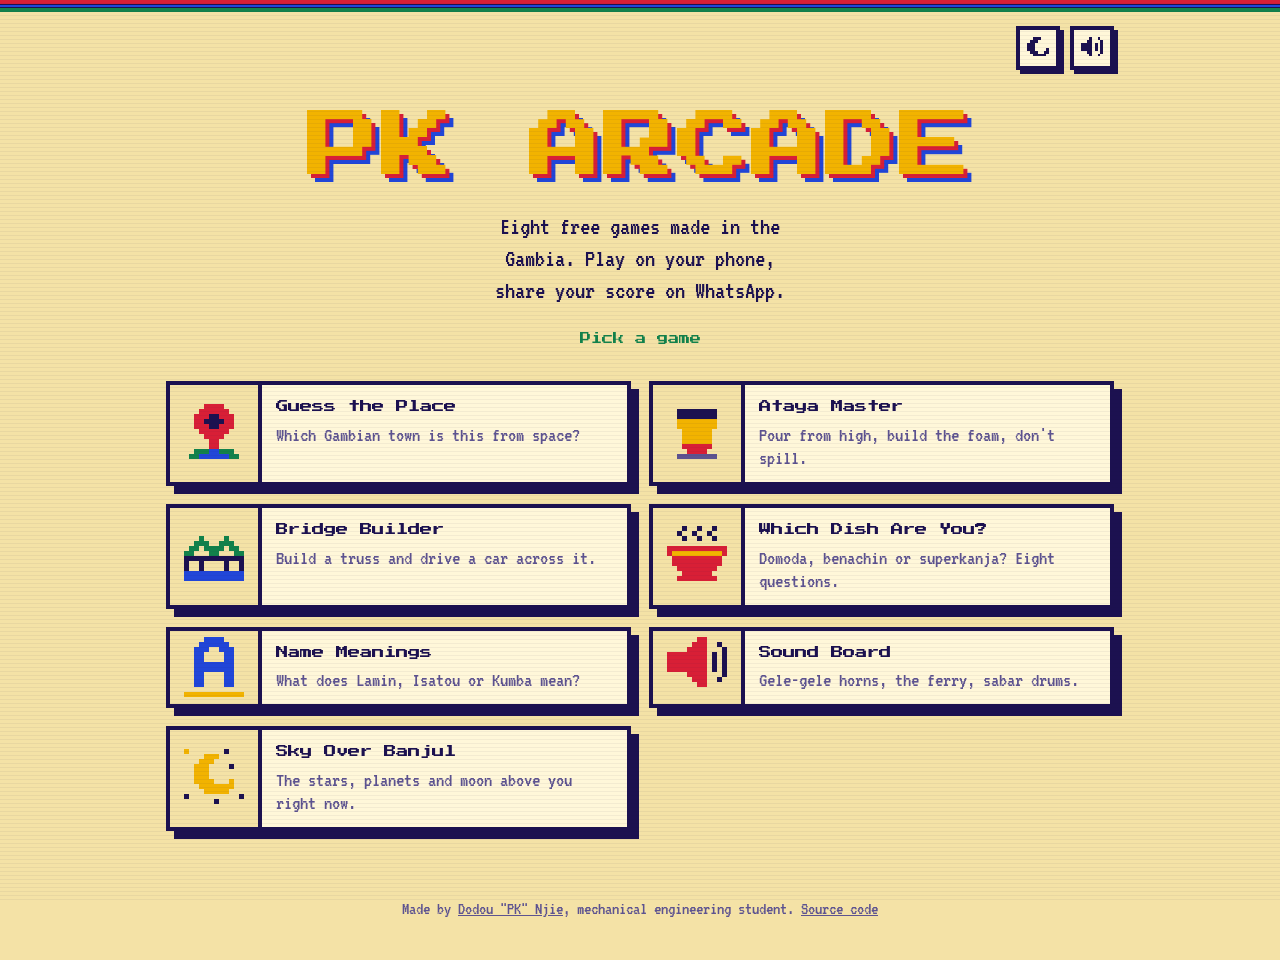
<file: index.html>
<!DOCTYPE html>
<html lang="en">
<head>
  <meta charset="utf-8">
  <meta name="viewport" content="width=device-width, initial-scale=1">
  <title>PK Arcade - games from the Gambia</title>
  <meta name="description" content="Guess the Gambian town, brew ataya, build a bridge and more. Free games made in the Gambia.">
  <meta property="og:title" content="PK Arcade">
  <meta property="og:description" content="Guess the Gambian town, brew ataya, build a bridge and more.">
  <meta property="og:image" content="https://pk-arcade.pages.dev/assets/icons/icon-512.png">
  <meta name="theme-color" content="#130b33">
  <link rel="manifest" href="manifest.webmanifest">
  <link rel="icon" href="assets/icons/icon.svg" type="image/svg+xml">
  <link rel="apple-touch-icon" href="assets/icons/icon-192.png">
  <script src="assets/theme.js?v=2"></script>
  <link rel="stylesheet" href="assets/style.css?v=2">
  <style>
    .topbar h1 { visibility: hidden; }            /* the marquee below is the real title */
    .marquee { text-align: center; padding: 18px 0 30px; }
    .logo {
      font: clamp(1.6rem, 8.4vw, 4.6rem)/1.15 var(--display); margin: 0; color: var(--yellow);
      text-shadow: var(--px) var(--px) 0 var(--red), calc(var(--px) * 2) calc(var(--px) * 2) 0 var(--blue);
    }
    .logo span { display: inline-block; animation: drop .5s steps(5) both; }
    .logo span:nth-child(2) { animation-delay: .08s; } .logo span:nth-child(3) { animation-delay: .24s; }
    .logo span:nth-child(4) { animation-delay: .32s; } .logo span:nth-child(5) { animation-delay: .4s; }
    .logo span:nth-child(6) { animation-delay: .48s; } .logo span:nth-child(7) { animation-delay: .56s; }
    .logo span:nth-child(8) { animation-delay: .64s; }
    @keyframes drop { from { transform: translateY(-40px); opacity: 0; } }
    .tagline { margin: 22px auto 0; max-width: 30ch; font-size: 1.6rem; }
    .pick { font: .7rem var(--display); margin-top: 26px; color: var(--green); }

    .games { display: grid; gap: 18px; grid-template-columns: 1fr; }
    @media (min-width: 720px) { .games { grid-template-columns: 1fr 1fr; } }
    .tile {
      display: grid; grid-template-columns: 92px 1fr; text-decoration: none; color: var(--ink);
      background: var(--panel); border: var(--px) solid var(--line);
      box-shadow: calc(var(--px) * 2) calc(var(--px) * 2) 0 var(--shadow);
    }
    .tile:hover, .tile:focus-visible { transform: translate(calc(var(--px) * -1), calc(var(--px) * -1)); box-shadow: calc(var(--px) * 3) calc(var(--px) * 3) 0 var(--shadow); }
    .tile:active { transform: translate(calc(var(--px) * 2), calc(var(--px) * 2)); box-shadow: none; }
    .tile .art { display: grid; place-items: center; background: var(--bg); border-right: var(--px) solid var(--line); }
    .tile .txt { padding: 14px 14px 12px; }
    .tile h2 { font-size: .78rem; margin-bottom: 8px; }
    .tile p { margin: 0; color: var(--muted); font-size: 1.3rem; line-height: 1.1; }
    .tile:hover h2 { color: var(--yellow); }
    :root[data-theme="day"] .tile:hover h2 { color: var(--red); }

    .install { display: none; margin: 30px auto 0; text-align: center; }
    .install.show { display: block; }
  </style>
</head>
<body data-title="PK Arcade" data-home>
  <main>
    <section class="marquee">
      <p class="logo" aria-label="PK Arcade"><span>P</span><span>K</span> <span>A</span><span>R</span><span>C</span><span>A</span><span>D</span><span>E</span></p>
      <p class="tagline">Eight free games made in the Gambia. Play on your phone, share your score on WhatsApp.</p>
      <p class="pick blink">Pick a game</p>
    </section>

    <nav class="games" id="games" aria-label="Games"></nav>

    <div class="install" id="install">
      <button class="btn green" id="installBtn">Install on this phone</button>
      <p class="muted" style="margin-top:12px">Adds PK Arcade to your home screen. Most games then work with no data.</p>
    </div>
  </main>
  <footer class="site">
    Made by <a href="https://github.com/pk-left">Dodou "PK" Njie</a>, mechanical engineering student.
    <a href="https://github.com/pk-left/pk-arcade">Source code</a>
  </footer>

  <script src="assets/common.js?v=2"></script>
  <script src="assets/icons.js?v=3"></script>
  <script>
    const GAMES = [
      ["place", "guess-the-place/", "Guess the Place", "Which Gambian town is this from space?"],
      ["ataya", "ataya/", "Ataya Master", "Pour from high, build the foam, don't spill."],
      ["bridge", "bridge/", "Bridge Builder", "Build a truss and drive a car across it."],
      ["dish", "dish-quiz/", "Which Dish Are You?", "Domoda, benachin or superkanja? Eight questions."],
      ["names", "names/", "Name Meanings", "What does Lamin, Isatou or Kumba mean?"],
      ["sound", "soundboard/", "Sound Board", "Gele-gele horns, the ferry, sabar drums."],
      ["sky", "sky/", "Sky Over Banjul", "The stars, planets and moon above you right now."],
    ];
    document.getElementById("games").innerHTML = GAMES.map(([icon, href, name, line]) =>
      `<a class="tile" href="${href}"><span class="art">${pixelIcon(GAME_ICONS[icon], 60)}</span>
       <span class="txt"><h2>${name}</h2><p>${line}</p></span></a>`).join("");

    // "Install" button, shown only when the browser says the site can be installed
    let installEvent = null;
    addEventListener("beforeinstallprompt", e => {
      e.preventDefault(); installEvent = e;
      document.getElementById("install").classList.add("show");
    });
    document.getElementById("installBtn").onclick = async () => {
      if (!installEvent) return;
      installEvent.prompt();
      await installEvent.userChoice;
      document.getElementById("install").classList.remove("show");
    };
  </script>
</body>
</html>
</file>
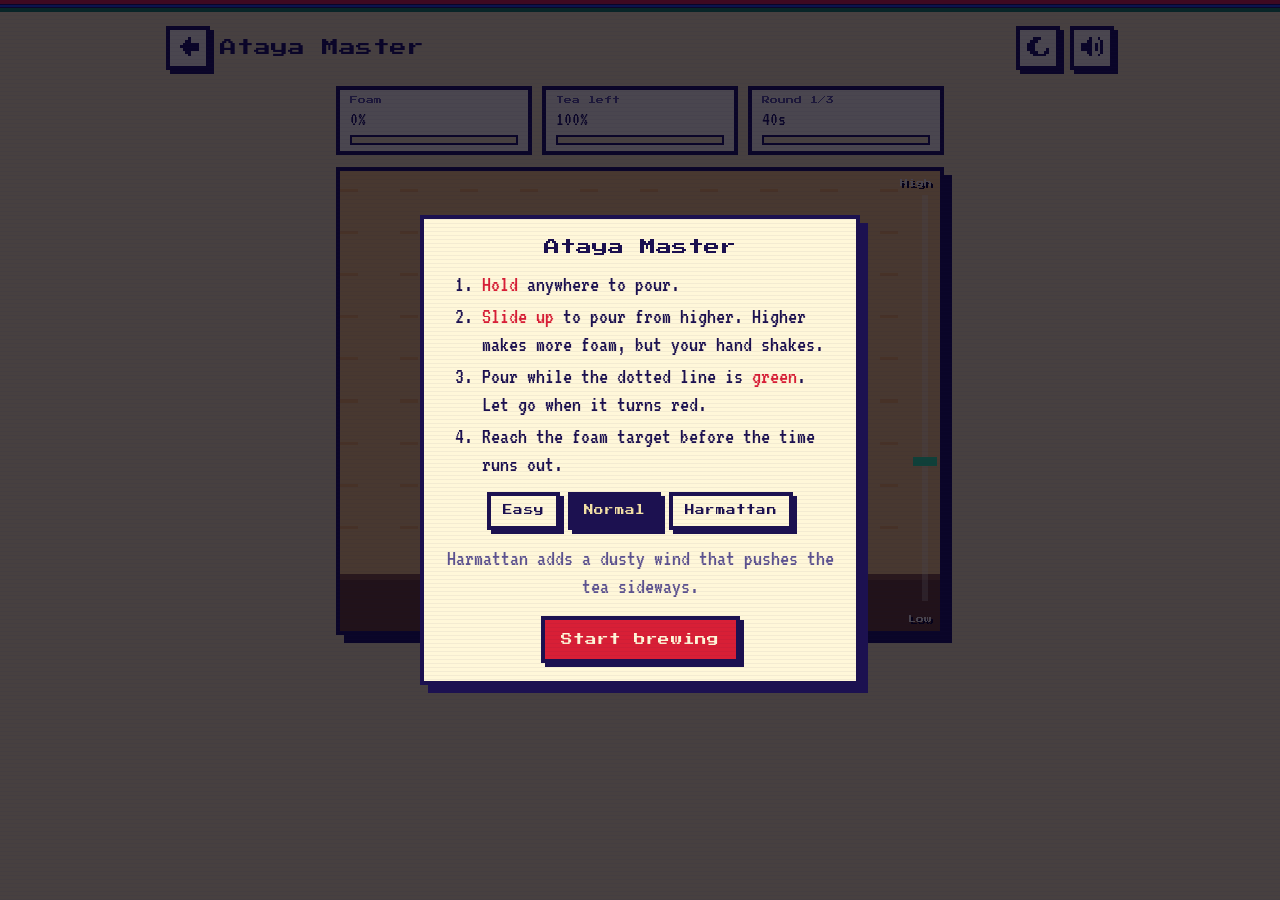
<file: ataya/index.html>
<!DOCTYPE html>
<html lang="en">
<head>
  <meta charset="utf-8">
  <meta name="viewport" content="width=device-width, initial-scale=1, maximum-scale=1">
  <title>Ataya Master - PK Arcade</title>
  <meta name="description" content="Pour from high, build the foam, don't spill.">
  <meta name="theme-color" content="#130b33">
  <link rel="manifest" href="../manifest.webmanifest">
  <link rel="icon" href="../assets/icons/icon.svg" type="image/svg+xml">
  <script src="../assets/theme.js?v=2"></script>
  <link rel="stylesheet" href="../assets/style.css?v=2">
  <style>
    body { overscroll-behavior: none; }
    main { max-width: 640px; }
    .hud { display: grid; grid-template-columns: repeat(3, 1fr); gap: 10px; margin-bottom: 12px; }
    .stage { position: relative; border: var(--px) solid var(--line); box-shadow: calc(var(--px) * 2) calc(var(--px) * 2) 0 var(--shadow); }
    #cv { width: 100%; height: min(58vh, 460px); display: block; touch-action: none; cursor: grab; image-rendering: pixelated; }
    .gauge { position: absolute; right: 8px; top: 8px; bottom: 8px; width: 46px; pointer-events: none;
             display: flex; flex-direction: column; justify-content: space-between; align-items: flex-end;
             font: .5rem var(--display); color: #f8f0d8; text-shadow: 2px 2px 0 #05021a; }
    .coach { text-align: center; margin: 14px 0 0; min-height: 2.5em; }
    .levels { display: flex; gap: 8px; justify-content: center; flex-wrap: wrap; margin: 14px 0; }
    .levels .btn { font-size: .6rem; padding: 10px 12px; }
    .stars { font: 1.3rem var(--display); color: var(--yellow); letter-spacing: 6px; margin: 4px 0 12px; }
    .stars i { font-style: normal; color: var(--muted); }
    .how { text-align: left; margin: 0 0 6px; }
    .how li { margin-bottom: 4px; }
  </style>
</head>
<body data-title="Ataya Master">
  <main>
    <div class="hud">
      <div class="chip"><small>Foam</small><span id="foamTxt">0%</span><div class="meter"><i id="foamBar"></i></div></div>
      <div class="chip"><small>Tea left</small><span id="teaTxt">100%</span><div class="meter"><i id="teaBar" style="background:var(--yellow)"></i></div></div>
      <div class="chip"><small id="roundTxt">Round 1/3</small><span id="timeTxt">40s</span><div class="meter"><i id="timeBar" style="background:var(--blue)"></i></div></div>
    </div>
    <div class="stage">
      <canvas id="cv"></canvas>
      <div class="gauge"><span>High</span><span>Low</span></div>
    </div>
    <p class="coach" id="coach">Hold to pour. Slide up to pour from higher.</p>
  </main>

  <div class="overlay show" id="ov"><div class="panel" id="ovCard"></div></div>

  <script src="../assets/common.js?v=2"></script>
  <script>
  // ---------------------------------------------------------------------------
  // Model
  //   Pouring moves tea from the held glass to the one on the table.
  //   Foam grows with pour height; the stream wobbles more the higher you pour,
  //   and tea that misses the glass is lost. Foam slowly settles.
  //   Reach the round's foam target before time runs out, with enough tea left.
  // ---------------------------------------------------------------------------
  const ROUNDS = [
    { name: "First round", sub: "Lewel: strong and bitter", target: 55, time: 40, wobble: 1.0 },
    { name: "Second round", sub: "The mint goes in", target: 70, time: 40, wobble: 1.2 },
    { name: "Third round", sub: "The sweet one. The foam must be perfect", target: 85, time: 45, wobble: 1.4 },
  ];
  const LEVELS = {
    easy:      { label: "Easy",      wobble: 0.75, time: 12, wind: 0 },
    normal:    { label: "Normal",    wobble: 1.0,  time: 0,  wind: 0 },
    harmattan: { label: "Harmattan", wobble: 1.05, time: 0,  wind: 0.34 },   // dusty wind pushes the stream sideways
  };
  const CAP = 100;                 // tea in a full glass
  const SAFE = 0.55;               // how far the stream can wander before it misses the glass
  const PX = 3;                    // one canvas pixel = 3 screen pixels, for the chunky look
  const cv = document.getElementById("cv"), ctx = cv.getContext("2d");
  let W, H;

  let level = store.get("ataya-level", "normal");
  let g, roundIdx = 0, totalScore = 0, running = false, last = 0;
  const input = { pouring: false, height: 0.35, keyUp: false, keyDown: false, startY: 0, startH: 0 };

  function resize() {
    const r = cv.getBoundingClientRect();
    W = cv.width = Math.round(r.width / PX);
    H = cv.height = Math.round(r.height / PX);
    ctx.imageSmoothingEnabled = false;
  }
  addEventListener("resize", resize);

  function newRound() {
    const R = ROUNDS[roundIdx], L = LEVELS[level];
    g = {
      target: R.target, time: R.time + L.time, wobbleK: R.wobble * L.wobble, wind: L.wind,
      src: 0, tea: [CAP, 0], foam: [0, 0], lost: 0, t: R.time + L.time, phase: 0, wobbleX: 0,
      bubbles: [], drops: [], dust: [], pourTime: 0, clock: 0,
    };
    input.height = 0.35;
  }

  // ---------------------------------------------------------------------------
  // Controls: press and hold to pour; drag up and down to change height.
  // ---------------------------------------------------------------------------
  cv.addEventListener("pointerdown", e => {
    if (!running) return;
    cv.setPointerCapture(e.pointerId);
    input.pouring = true; input.startY = e.clientY; input.startH = input.height;
  });
  cv.addEventListener("pointermove", e => {
    if (!input.pouring) return;
    input.height = clamp(input.startH + (input.startY - e.clientY) / (cv.getBoundingClientRect().height * 0.6), 0, 1);
  });
  const stop = () => { input.pouring = false; };
  cv.addEventListener("pointerup", stop);
  cv.addEventListener("pointercancel", stop);
  addEventListener("keydown", e => {
    if (e.code === "Space") { input.pouring = running; e.preventDefault(); }
    if (e.code === "ArrowUp") { input.keyUp = true; e.preventDefault(); }
    if (e.code === "ArrowDown") { input.keyDown = true; e.preventDefault(); }
  });
  addEventListener("keyup", e => {
    if (e.code === "Space") input.pouring = false;
    if (e.code === "ArrowUp") input.keyUp = false;
    if (e.code === "ArrowDown") input.keyDown = false;
  });

  // ---------------------------------------------------------------------------
  // Pouring sound: filtered noise that gets brighter the higher you pour.
  // ---------------------------------------------------------------------------
  const pourSound = (() => {
    let gain = null, filter = null;
    function init() {
      const a = sfx.context();
      const buf = a.createBuffer(1, a.sampleRate, a.sampleRate), d = buf.getChannelData(0);
      for (let i = 0; i < d.length; i++) d[i] = Math.random() * 2 - 1;
      const src = a.createBufferSource(); src.buffer = buf; src.loop = true;
      filter = a.createBiquadFilter(); filter.type = "bandpass"; filter.Q.value = 0.8;
      gain = a.createGain(); gain.gain.value = 0;
      src.connect(filter).connect(gain).connect(a.destination); src.start();
    }
    return {
      set(on, height) {
        if (sfx.muted) { if (gain) gain.gain.value = 0; return; }
        if (!gain) { if (!on) return; try { init(); } catch { return; } }
        gain.gain.value = on ? 0.05 : 0;
        filter.frequency.value = 700 + height * 2600;
      },
    };
  })();

  // ---------------------------------------------------------------------------
  // Update
  // ---------------------------------------------------------------------------
  function update(dt) {
    if (input.keyUp) input.height = clamp(input.height + dt * 0.7, 0, 1);
    if (input.keyDown) input.height = clamp(input.height - dt * 0.7, 0, 1);

    g.t -= dt; g.clock += dt;
    g.phase += dt * (2.2 + 2.5 * input.height);
    const s = g.src, d = 1 - s;
    // The hand shakes more the higher it is (two sines feel less like a machine than one)
    const shake = (Math.sin(g.phase * 1.7) * 0.6 + Math.sin(g.phase * 3.1 + 1) * 0.4) * input.height * g.wobbleK;
    // Harmattan: slow gusts push the falling stream; more height means more time in the wind
    const gust = g.wind * Math.sin(g.clock * 0.9) * Math.max(0, Math.sin(g.clock * 0.37 + 1)) * (0.4 + input.height);
    g.gust = gust;
    g.wobbleX = shake + gust;

    const pouring = input.pouring && g.tea[s] > 0;
    if (pouring) {
      const rate = 38 + 20 * (1 - input.height);                 // tea per second
      const amt = Math.min(g.tea[s], rate * dt);
      g.tea[s] -= amt;
      const miss = Math.max(0, Math.abs(g.wobbleX) - SAFE);
      const spilt = amt * clamp(miss * 3, 0, 1);
      g.lost += spilt;
      g.tea[d] += amt - spilt;
      // foam travels with the tea, and the impact whips in more air: higher pour, more foam
      const carried = g.foam[s] * (amt / (g.tea[s] + amt));
      g.foam[s] -= carried;
      const foamGain = (amt - spilt) * (0.02 + 0.7 * input.height ** 2);
      g.foam[d] = clamp(g.foam[d] + carried * (1 - spilt / amt) + foamGain, 0, 100);
      g.pourTime += dt;
      if (Math.random() < dt * 30 * input.height) g.bubbles.push({ i: d, x: Math.random(), life: 0.5 + Math.random() * 0.5 });
      if (spilt > 0 && Math.random() < 0.7) g.drops.push({ x: 0, y: 0, vx: (Math.random() - .5) * 60, vy: -30, life: 0.8 });
    }
    pourSound.set(pouring, input.height);
    // swap glasses when the held one is empty and the player lets go
    if (g.tea[s] <= 0.01 && !input.pouring) { g.foam[d] += g.foam[s]; g.foam[s] = 0; g.src = d; sfx.move(); }
    // foam settles (faster when there is a lot of it)
    for (const i of [0, 1]) g.foam[i] = Math.max(0, g.foam[i] - dt * (2.0 + g.foam[i] * 0.035));

    g.bubbles = g.bubbles.filter(b => (b.life -= dt) > 0);
    g.drops = g.drops.filter(p => { p.vy += 300 * dt; p.x += p.vx * dt; p.y += p.vy * dt; return (p.life -= dt) > 0; });
    if (g.wind && Math.random() < dt * 14) g.dust.push({ x: gust > 0 ? -2 : W + 2, y: Math.random() * H * 0.8, life: 3 });
    g.dust = g.dust.filter(p => { p.x += (40 + 160 * Math.abs(gust)) * Math.sign(gust || 1) * dt; return (p.life -= dt) > 0 && p.x > -4 && p.x < W + 4; });

    const foamNow = mainFoam(), teaLeft = 100 * (1 - g.lost / CAP);
    coach(foamNow, pouring);
    if (foamNow >= g.target && !input.pouring) end(true);
    else if (teaLeft < 35) end(false, "Too much tea on the floor.");
    else if (g.t <= 0) end(foamNow >= g.target, "Time is up and the foam is too thin.");
    hud(foamNow, teaLeft);
  }

  // the foam that counts is on the glass holding most of the tea
  function mainFoam() { return g.tea[0] >= g.tea[1] ? g.foam[0] : g.foam[1]; }

  let coachText = "";
  function coach(foamNow, pouring) {
    let t;
    if (pouring && Math.abs(g.wobbleX) > SAFE) t = "Let go! You are spilling.";
    else if (foamNow >= g.target) t = "That's enough foam. Let go to serve it.";
    else if (g.pourTime > 3 && input.height < 0.45) t = "Slide up. Low pours make almost no foam.";
    else if (!pouring && g.pourTime > 0) t = "Wait for the green line, then hold to pour.";
    else t = "Hold to pour. Slide up to pour from higher.";
    if (t !== coachText) document.getElementById("coach").textContent = coachText = t;
  }

  function hud(foamNow, teaLeft) {
    document.getElementById("foamTxt").textContent = `${Math.round(foamNow)}% of ${g.target}%`;
    const fb = document.getElementById("foamBar");
    fb.style.width = clamp(foamNow, 0, 100) + "%";
    fb.style.background = foamNow >= g.target ? "var(--green)" : "var(--red)";
    document.getElementById("teaTxt").textContent = Math.round(teaLeft) + "%";
    document.getElementById("teaBar").style.width = clamp(teaLeft, 0, 100) + "%";
    document.getElementById("timeTxt").textContent = Math.max(0, Math.ceil(g.t)) + "s";
    document.getElementById("timeBar").style.width = clamp(100 * g.t / g.time, 0, 100) + "%";
    document.getElementById("roundTxt").textContent = `Round ${roundIdx + 1}/3`;
  }

  // ---------------------------------------------------------------------------
  // Drawing (all in low-resolution canvas pixels)
  // ---------------------------------------------------------------------------
  const TEA = "#d9861a", TEA_DARK = "#8a4708", FOAM = "#fff3d6", GLASS = "#f8f0d8";

  function glassGeom(i) {
    const gw = Math.round(Math.min(W * 0.2, 34)), gh = Math.round(gw * 1.25);
    const baseY = Math.round(H * 0.86);
    return { cx: Math.round(i === 0 ? W * 0.32 : W * 0.68), baseY, gw, gh, top: baseY - gh };
  }
  const liftY = () => H * 0.1 + (1 - input.height) * H * 0.3;

  function drawGlass(i, held, dx) {
    const G = glassGeom(i);
    ctx.save();
    if (held) {
      ctx.translate(dx, liftY() - G.top);
      ctx.translate(G.cx, G.baseY - G.gh / 2);
      ctx.rotate((i === 0 ? 1 : -1) * (input.pouring && g.tea[i] > 0 ? 1.9 : 0.35));
      ctx.translate(-G.cx, -(G.baseY - G.gh / 2));
    }
    const x0 = G.cx - G.gw / 2, fill = g.tea[i] / CAP;
    const foamH = Math.round((g.foam[i] / 100) * G.gh * 0.45 * Math.min(1, fill * 2.2));
    if (fill > 0.001) {
      const lvl = Math.round(G.baseY - G.gh * 0.9 * fill);
      ctx.fillStyle = TEA; ctx.fillRect(x0 + 1, lvl, G.gw - 2, G.baseY - lvl);
      ctx.fillStyle = TEA_DARK; ctx.fillRect(x0 + 1, G.baseY - Math.min(4, G.baseY - lvl), G.gw - 2, Math.min(4, G.baseY - lvl));
      if (foamH > 0) {
        ctx.fillStyle = FOAM; ctx.fillRect(x0 + 1, lvl - foamH, G.gw - 2, foamH);
        for (let k = 0; k < G.gw - 2; k += 4) ctx.fillRect(x0 + 1 + k, lvl - foamH - 1, 2, 1);   // lumpy top
      }
      ctx.fillStyle = FOAM;
      for (const b of g.bubbles) if (b.i === i) ctx.fillRect(Math.round(x0 + 2 + b.x * (G.gw - 5)), Math.round(lvl - foamH - 2 - (1 - b.life) * 8), 1, 1);
    }
    ctx.fillStyle = GLASS;                                      // glass walls, base and a highlight
    ctx.fillRect(x0, G.top, 1, G.gh); ctx.fillRect(x0 + G.gw - 1, G.top, 1, G.gh);
    ctx.fillRect(x0, G.baseY, G.gw, 2);
    ctx.globalAlpha = .35; ctx.fillRect(x0 + 3, G.top + 3, 1, Math.round(G.gh * 0.55)); ctx.globalAlpha = 1;
    ctx.restore();
    return G;
  }

  function draw() {
    const night = document.documentElement.dataset.theme !== "day";
    ctx.fillStyle = night ? "#1c1150" : "#f7c46c";              // evening wall or afternoon sun
    ctx.fillRect(0, 0, W, H);
    ctx.fillStyle = night ? "#2a1b6e" : "#f2b04e";
    for (let y = 6; y < H * 0.86; y += 14) for (let x = (y % 28 ? 0 : 10); x < W; x += 20) ctx.fillRect(x, y, 6, 1);   // wall bricks
    ctx.fillStyle = "#6b3f1d"; ctx.fillRect(0, Math.round(H * 0.86) + 2, W, H);    // table
    ctx.fillStyle = "#8a5428"; ctx.fillRect(0, Math.round(H * 0.86) + 2, W, 2);

    const s = g.src, d = 1 - s;
    const Gd = drawGlass(d, false, 0);
    const handX = g.wobbleX * Gd.gw * 0.5;
    const offsetX = (Gd.cx - glassGeom(s).cx) + (s === 0 ? -1 : 1) * Gd.gw * 0.55 + handX;
    drawGlass(s, true, offsetX);

    const lipX = Math.round(Gd.cx + handX), lipY = Math.round(liftY() + Gd.gh * 0.3);
    const landX = Math.round(Gd.cx + g.wobbleX * Gd.gw * 0.9);
    const miss = Math.abs(g.wobbleX) > SAFE;
    const surface = Math.round(Gd.baseY - Gd.gh * 0.9 * (g.tea[d] / CAP));
    const endY = miss ? Gd.baseY + 2 : surface;
    const pouring = input.pouring && g.tea[s] > 0;
    if (running && (pouring || g.tea[s] > 0)) {
      // the stream when pouring; a dotted guide when not (green = safe, red = it would miss)
      ctx.fillStyle = pouring ? TEA : (miss ? "#ff4458" : "#2fe38c");
      for (let y = lipY; y < endY; y++) {
        if (!pouring && (y >> 1) % 2) continue;
        const k = (y - lipY) / Math.max(1, endY - lipY);
        ctx.fillRect(Math.round(lipX + (landX - lipX) * k * k), y, pouring ? 2 : 1, 1);
      }
      ctx.fillStyle = TEA;
      for (const p of g.drops) ctx.fillRect(Math.round(landX + p.x), Math.round(Gd.baseY + p.y), 1, 1);
    }
    ctx.fillStyle = night ? "#b3a6e0" : "#fff7d9";               // harmattan dust
    for (const p of g.dust) ctx.fillRect(Math.round(p.x), Math.round(p.y), 3, 1);

    // height marker on the right-hand gauge
    const gx = W - 6, gy0 = 8, gy1 = H - 10, hy = Math.round(gy1 - input.height * (gy1 - gy0));
    ctx.fillStyle = "rgba(248,240,216,.3)"; ctx.fillRect(gx, gy0, 2, gy1 - gy0);
    ctx.fillStyle = input.height > 0.7 ? "#ff4458" : input.height > 0.4 ? "#ffd23f" : "#2fe38c";
    ctx.fillRect(gx - 3, hy - 1, 8, 3);
  }

  function loop(t) {
    const dt = Math.min(0.05, (t - last) / 1000 || 0);
    last = t;
    if (running) update(dt);
    if (g) draw();
    requestAnimationFrame(loop);
  }

  // ---------------------------------------------------------------------------
  // Screens
  // ---------------------------------------------------------------------------
  const ov = document.getElementById("ov"), card = document.getElementById("ovCard");
  const stars = n => `<p class="stars">${"★".repeat(n)}<i>${"★".repeat(3 - n)}</i></p>`;

  function showIntro() {
    card.innerHTML = `<h2>Ataya Master</h2>
      <ol class="how">
        <li><b>Hold</b> anywhere to pour.</li>
        <li><b>Slide up</b> to pour from higher. Higher makes more foam, but your hand shakes.</li>
        <li>Pour while the dotted line is <b>green</b>. Let go when it turns red.</li>
        <li>Reach the foam target before the time runs out.</li>
      </ol>
      <div class="levels">${Object.entries(LEVELS).map(([k, v]) =>
        `<button class="btn ${k === level ? "on" : "ghost"}" data-level="${k}">${v.label}</button>`).join("")}</div>
      <p class="muted">Harmattan adds a dusty wind that pushes the tea sideways.</p>
      <button class="btn red" id="go">Start brewing</button>`;
    card.querySelectorAll("[data-level]").forEach(b => b.onclick = () => { level = b.dataset.level; store.set("ataya-level", level); newRound(); showIntro(); });
    document.getElementById("go").onclick = () => { roundIdx = 0; totalScore = 0; startRound(); };
    ov.classList.add("show");
  }

  function startRound() {
    newRound();
    const R = ROUNDS[roundIdx];
    card.innerHTML = `<h2>${R.name}</h2><p>${R.sub}.</p><p>Foam target: <b>${R.target}%</b></p>
      <button class="btn" id="go">Pour</button>`;
    document.getElementById("go").onclick = () => { ov.classList.remove("show"); running = true; };
    ov.classList.add("show");
  }

  function end(ok, why = "") {
    running = false; input.pouring = false; pourSound.set(false, 0);
    const foam = mainFoam(), tea = 100 * (1 - g.lost / CAP);
    const n = ok ? (tea > 90 && g.t > 10 ? 3 : tea > 75 ? 2 : 1) : 0;
    const pts = ok ? Math.round((foam * 2 + tea * 3 + g.t * 5) * (level === "harmattan" ? 1.5 : level === "easy" ? 0.7 : 1)) : 0;
    totalScore += pts;
    const lastRound = roundIdx === ROUNDS.length - 1;
    if (!ok) {
      sfx.lose();
      card.innerHTML = `<h2>Not this time</h2><p>${why}</p>${stars(0)}
        <div class="row" style="justify-content:center"><button class="btn red" id="go">Try again</button>
        <button class="btn ghost" id="menu">Change level</button></div>`;
      document.getElementById("go").onclick = startRound;
      document.getElementById("menu").onclick = showIntro;
    } else if (!lastRound) {
      sfx.ok();
      card.innerHTML = `<h2>Rafet na!</h2>${stars(n)}
        <p>Foam ${Math.round(foam)}%, tea kept ${Math.round(tea)}%, +${pts} points</p>
        <button class="btn green" id="go">Next round</button>`;
      document.getElementById("go").onclick = () => { roundIdx++; startRound(); };
    } else {
      sfx.win(); confetti();
      const key = "ataya-best-" + level, best = Math.max(store.get(key, 0), totalScore);
      store.set(key, best);
      const title = totalScore > 1500 ? "Grand master of ataya" : totalScore > 1200 ? "Real ataya boy" : "Ataya apprentice";
      const text = `Ataya Master (${LEVELS[level].label}): ${totalScore} points. ${title}!\nCan you beat me? ${location.href}`;
      card.innerHTML = `<h2>${title}</h2>${stars(n)}
        <p>All three rounds served. Total <b>${totalScore}</b> points.</p><p class="muted">Your best on ${LEVELS[level].label}: ${best}</p>
        <div class="row" style="justify-content:center">
          <button class="btn green" id="share">Share</button>
          <button class="btn" id="go">Brew again</button>
        </div>`;
      document.getElementById("share").onclick = () => shareText(text);
      document.getElementById("go").onclick = showIntro;
    }
    ov.classList.add("show");
  }

  resize();
  newRound();
  showIntro();
  requestAnimationFrame(loop);
  </script>
</body>
</html>
</file>
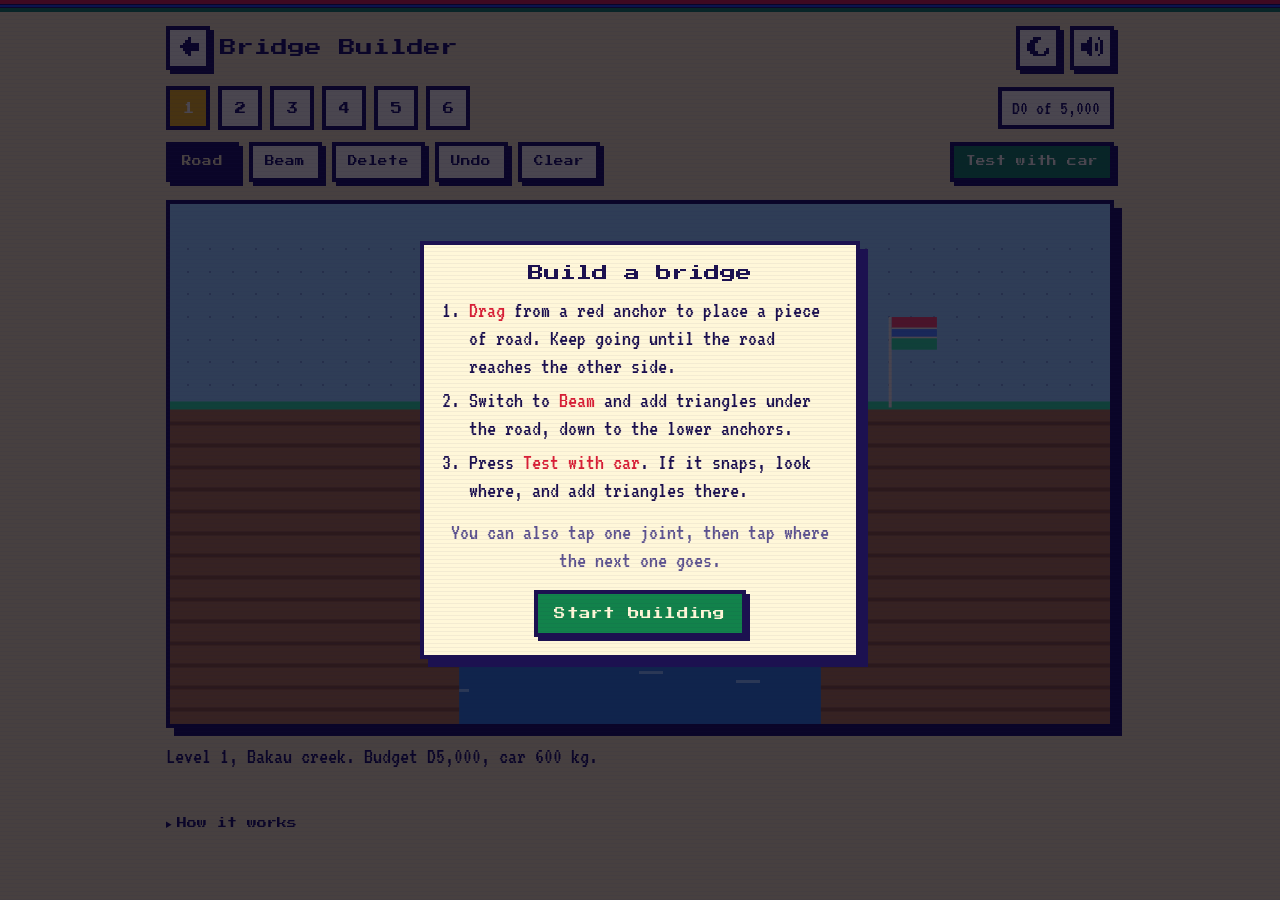
<file: bridge/index.html>
<!DOCTYPE html>
<html lang="en">
<head>
  <meta charset="utf-8">
  <meta name="viewport" content="width=device-width, initial-scale=1, maximum-scale=1">
  <title>Bridge Builder - PK Arcade</title>
  <meta name="description" content="Build a truss bridge, send the car across, and see if it holds.">
  <meta name="theme-color" content="#130b33">
  <link rel="manifest" href="../manifest.webmanifest">
  <link rel="icon" href="../assets/icons/icon.svg" type="image/svg+xml">
  <script src="../assets/theme.js?v=2"></script>
  <link rel="stylesheet" href="../assets/style.css?v=2">
  <style>
    .bar { display: flex; flex-wrap: wrap; gap: 10px; align-items: center; margin-bottom: 12px; }
    .bar .btn { font-size: .6rem; padding: 11px 12px; }
    .levels { display: flex; gap: 8px; flex-wrap: wrap; }
    .levels button { width: 44px; height: 44px; font: .7rem var(--display); cursor: pointer; color: var(--ink); background: var(--panel);
                     border: var(--px) solid var(--line); position: relative; padding: 0; }
    .levels button.on { background: var(--yellow); color: var(--on-accent); }
    .levels button .st { position: absolute; left: 0; right: 0; bottom: -16px; font: .45rem var(--display); color: var(--yellow); letter-spacing: 1px; }
    :root[data-theme="day"] .levels button .st { color: var(--red); }
    .stage { border: var(--px) solid var(--line); box-shadow: calc(var(--px) * 2) calc(var(--px) * 2) 0 var(--shadow); margin-top: 18px; }
    #cv { width: 100%; aspect-ratio: 4 / 3; max-height: min(60vh, 520px); display: block; touch-action: none; cursor: crosshair; }
    .msg { margin: 14px 0 0; min-height: 2.6em; }
    .legend { display: flex; gap: 16px; flex-wrap: wrap; margin-top: 6px; }
    .legend span::before { content: ""; display: inline-block; width: 22px; height: 8px; margin-right: 8px; background: var(--c); }
    .legend span.plain::before { display: none; }
    details { margin-top: 18px; }
    summary { cursor: pointer; font: .62rem var(--display); }
    details p { margin-top: 10px; max-width: 68ch; }
    .how { text-align: left; margin: 0 0 14px; padding-left: 1.2em; }
    .how li { margin-bottom: 6px; }
  </style>
</head>
<body data-title="Bridge Builder">
  <main>
    <div class="bar">
      <div class="levels" id="levels"></div>
      <span class="grow"></span>
      <span class="chip" id="cost"></span>
    </div>
    <div class="bar" id="editBar">
      <button class="btn on" data-tool="road">Road</button>
      <button class="btn ghost" data-tool="beam">Beam</button>
      <button class="btn ghost" data-tool="erase">Delete</button>
      <button class="btn ghost" id="undo">Undo</button>
      <button class="btn ghost" id="clear">Clear</button>
      <span class="grow"></span>
      <button class="btn green" id="go">Test with car</button>
    </div>
    <div class="bar" id="runBar" style="display:none">
      <button class="btn" id="back">Back to building</button>
      <label class="row"><input type="checkbox" id="slow"> Slow motion</label>
    </div>
    <div class="stage"><canvas id="cv"></canvas></div>
    <p class="msg" id="msg"></p>
    <div class="legend muted" id="legend" style="display:none">
      <span style="--c:#4f8bff">Blue is being pulled (tension)</span>
      <span style="--c:#ff4458">Red is being squashed (compression)</span>
      <span class="plain">Brighter means closer to snapping</span>
    </div>
    <details>
      <summary>How it works</summary>
      <p>Every joint is a small mass and every member is a stiff spring. A member snaps when the force in it passes its strength.
      Members are weaker when squashed than when pulled, because long thin struts buckle.</p>
      <p>Triangles are strong because a triangle cannot change shape unless one of its sides stretches. A plain road sags like a rope; add triangles and it becomes a truss. That is why real bridges, cranes and roofs are full of them.</p>
    </details>
  </main>

  <div class="overlay" id="ov"><div class="panel" id="ovCard"></div></div>

  <script src="../assets/common.js?v=2"></script>
  <script>
  // ---------------------------------------------------------------------------
  // Levels (metres, y up; the top of the cliffs is y = 0). Every level has been solved by an
  // automatic test. par = [cost for 2 stars, cost for 3 stars], set from the cheapest tested designs.
  // ---------------------------------------------------------------------------
  const LEVELS = [
    { name: "Bakau creek", gap: [4, 12], anchors: [[4, 0], [12, 0], [4, -2], [12, -2]], budget: 5000, car: 600, par: [4700, 4150] },
    { name: "Mangrove channel", gap: [3, 15], anchors: [[3, 0], [15, 0], [3, -2], [15, -2]], budget: 7500, car: 450, par: [7100, 6000] },
    { name: "Brikama river", gap: [3, 17], anchors: [[3, 0], [17, 0], [3, -2], [17, -2], [10, -4]], budget: 9500, car: 650, piers: [10], par: [8900, 8500] },
    { name: "Kartong crossing", gap: [4, 14], anchors: [[4, 0], [14, 0], [4, 2], [14, 2]], budget: 6500, car: 600, par: [5900, 5000],
      hint: "No anchors below this time. Build the triangles above the road." },
    { name: "Big truck", gap: [4, 14], anchors: [[4, 0], [14, 0], [4, -2], [14, -2]], budget: 10000, car: 900, truck: true, par: [9700, 9300],
      hint: "The truck is heavy. One layer of triangles may not be enough." },
    { name: "The River Gambia", gap: [2, 18], anchors: [[2, 0], [18, 0], [2, -2], [18, -2], [7, -4], [13, -4]], budget: 11500, car: 700, piers: [7, 13], par: [10700, 10300],
      hint: "A long way across. Use both piers." },
  ];
  const WORLD_TOP = 4.5, WORLD_BOTTOM = -7;
  const MAX_LEN = 3.05;
  const MAT = {
    road: { cost: 200, k: 6e5, tens: 14000, comp: 11000, mass: 30 },
    beam: { cost: 120, k: 4e5, tens: 12000, comp: 9000, mass: 15 },
  };
  const G = 9.81;

  const cv = document.getElementById("cv"), ctx = cv.getContext("2d");
  const $ = id => document.getElementById(id);
  let W, H, scale, ox, oy;
  let lvl = 0, nodes = [], members = [], history = [], tool = "road";
  let selected = null, hover = null, dragFrom = null, dragMoved = false;
  let mode = "edit", sim = null;
  const stars = store.get("bridge-stars", {});        // level index -> best stars

  // ---------------------------------------------------------------------------
  // View
  // ---------------------------------------------------------------------------
  function resize() {
    const r = cv.getBoundingClientRect(), dpr = Math.min(devicePixelRatio || 1, 2);
    W = r.width; H = r.height; cv.width = W * dpr; cv.height = H * dpr;
    ctx.setTransform(dpr, 0, 0, dpr, 0, 0);
    const [g0, g1] = LEVELS[lvl].gap, x0 = g0 - 2.5, x1 = g1 + 2.5;      // frame the gap plus some cliff
    scale = Math.min(W / (x1 - x0), H / (WORLD_TOP - WORLD_BOTTOM));
    ox = (W - (x1 + x0) * scale) / 2; oy = (H - (WORLD_TOP - WORLD_BOTTOM) * scale) / 2 + WORLD_TOP * scale;
  }
  const sx = x => ox + x * scale, sy = y => oy - y * scale;
  const wx = px => (px - ox) / scale, wy = py => (oy - py) / scale;
  const dist = (a, b) => Math.hypot(a.x - b.x, a.y - b.y);
  const msg = t => $("msg").textContent = t;

  function loadLevel(i) {
    lvl = i; mode = "edit"; sim = null; selected = null; dragFrom = null; history = [];
    const saved = store.get("bridge-l" + i + "-" + LEVELS[i].name, null);
    nodes = LEVELS[i].anchors.map(([x, y]) => ({ x, y, fixed: true }));
    members = [];
    if (saved) {
      saved.nodes.forEach(([x, y]) => nodes.push({ x, y, fixed: false }));
      saved.members.forEach(([a, b, t]) => members.push({ a, b, type: t }));
    }
    if (W) resize();
    ui();
    const L = LEVELS[i];
    msg(`Level ${i + 1}, ${L.name}. Budget D${L.budget.toLocaleString()}, ${L.truck ? "truck" : "car"} ${L.car} kg. ${L.hint || ""}`);
  }
  function save() {
    store.set("bridge-l" + lvl + "-" + LEVELS[lvl].name, {
      nodes: nodes.filter(n => !n.fixed).map(n => [n.x, n.y]),
      members: members.map(m => [m.a, m.b, m.type]),
    });
  }
  const cost = () => Math.round(members.reduce((s, m) => s + MAT[m.type].cost * dist(nodes[m.a], nodes[m.b]), 0));
  const starsFor = c => { const [two, three] = LEVELS[lvl].par; return c <= three ? 3 : c <= two ? 2 : 1; };   // par costs come from tested designs

  function ui() {
    $("levels").innerHTML = LEVELS.map((l, i) =>
      `<button class="${i === lvl ? "on" : ""}" data-l="${i}" aria-label="Level ${i + 1}: ${l.name}">${i + 1}<span class="st">${"★".repeat(stars[i] || 0)}</span></button>`).join("");
    const c = cost(), el = $("cost");
    el.textContent = `D${c.toLocaleString()} of ${LEVELS[lvl].budget.toLocaleString()}`;
    el.classList.toggle("warn", c > LEVELS[lvl].budget);
    $("editBar").style.display = mode === "edit" ? "" : "none";
    $("runBar").style.display = mode === "edit" ? "none" : "";
    $("legend").style.display = mode === "edit" ? "none" : "";
  }
  $("levels").onclick = e => { const b = e.target.closest("button"); if (b) { sfx.click(); loadLevel(+b.dataset.l); } };

  // ---------------------------------------------------------------------------
  // Building: drag from a joint to a new spot, or tap a joint and then tap the next spot.
  // ---------------------------------------------------------------------------
  document.querySelectorAll("[data-tool]").forEach(b => b.onclick = () => {
    tool = b.dataset.tool; selected = null;
    document.querySelectorAll("[data-tool]").forEach(x => { x.classList.toggle("on", x === b); x.classList.toggle("ghost", x !== b); });
  });
  $("undo").onclick = () => { const h = history.pop(); if (h) { nodes = h.nodes; members = h.members; selected = null; save(); ui(); } };
  $("clear").onclick = () => { snapshot(); nodes = nodes.filter(n => n.fixed); members = []; selected = null; save(); ui(); };
  function snapshot() { history.push({ nodes: nodes.map(n => ({ ...n })), members: members.map(m => ({ ...m })) }); if (history.length > 60) history.shift(); }

  function nodeAt(x, y, r = 0.5) {
    let best = -1, bd = r;
    nodes.forEach((n, i) => { const d = Math.hypot(n.x - x, n.y - y); if (d < bd) { bd = d; best = i; } });
    return best;
  }
  const snap = (x, y) => [Math.round(x * 2) / 2, Math.round(y * 2) / 2];          // half-metre grid
  function inCliff(x, y) { const [a, b] = LEVELS[lvl].gap; return (x < a || x > b) && y < -0.01; }
  const pointer = e => { const r = cv.getBoundingClientRect(); return [wx(e.clientX - r.left), wy(e.clientY - r.top)]; };

  cv.addEventListener("pointerdown", e => {
    if (mode !== "edit") return;
    const [x, y] = pointer(e);
    if (tool === "erase") return erase(x, y);
    cv.setPointerCapture(e.pointerId);
    dragFrom = nodeAt(x, y); dragMoved = false;
    hover = snap(x, y);
  });
  cv.addEventListener("pointermove", e => {
    if (mode !== "edit") return;
    const [x, y] = pointer(e);
    hover = snap(x, y);
    if (dragFrom !== null && dragFrom >= 0 && Math.hypot(x - nodes[dragFrom].x, y - nodes[dragFrom].y) > 0.4) dragMoved = true;
  });
  cv.addEventListener("pointerleave", () => { if (dragFrom === null) hover = null; });
  cv.addEventListener("pointerup", e => {
    if (mode !== "edit" || tool === "erase" || dragFrom === null) return;
    const [x, y] = pointer(e), from = dragFrom, hit = nodeAt(x, y);
    dragFrom = null;
    if (from >= 0 && dragMoved) { selected = null; return place(from, hit, x, y, false); }       // drag
    if (selected === null) {                                                                     // first tap
      if (hit >= 0) { selected = hit; sfx.move(); } else msg("Start from a square: a red anchor on the cliff, or a joint you built.");
      return;
    }
    if (hit === selected) { selected = null; return; }
    place(selected, hit, x, y, true);                                                            // second tap
  });

  function place(from, hit, x, y, chain) {
    let [tx, ty] = hit >= 0 ? [nodes[hit].x, nodes[hit].y] : snap(x, y);
    const fail = t => { sfx.bad(); msg(t); };
    if (hit < 0 && inCliff(tx, ty)) return fail("That spot is inside the cliff.");
    if (ty > WORLD_TOP - .5 || ty < WORLD_BOTTOM + 1.5 || tx < wx(0) || tx > wx(W)) return;
    const len = Math.hypot(tx - nodes[from].x, ty - nodes[from].y);
    if (len > MAX_LEN) return fail(`Too long: ${len.toFixed(1)} m. A member can be 3 m at most.`);
    if (len < 0.4) return;
    snapshot();
    let target = hit;
    if (target < 0) { nodes.push({ x: tx, y: ty, fixed: false }); target = nodes.length - 1; }
    if (!members.some(m => (m.a === from && m.b === target) || (m.b === from && m.a === target))) {
      members.push({ a: from, b: target, type: tool });
      sfx.key();
    }
    selected = chain ? target : null;            // tapping keeps drawing from the new joint
    save(); ui(); msg("");
  }

  function erase(x, y) {
    let best = -1, bd = 0.4;
    members.forEach((m, i) => {
      const a = nodes[m.a], b = nodes[m.b];
      const t = clamp(((x - a.x) * (b.x - a.x) + (y - a.y) * (b.y - a.y)) / (dist(a, b) ** 2), 0, 1);
      const d = Math.hypot(x - (a.x + t * (b.x - a.x)), y - (a.y + t * (b.y - a.y)));
      if (d < bd) { bd = d; best = i; }
    });
    if (best < 0) return;
    snapshot();
    members.splice(best, 1);
    sfx.move();
    // drop joints that no longer hold anything, and renumber
    const used = new Set(members.flatMap(m => [m.a, m.b]));
    const remap = []; let k = 0;
    nodes = nodes.filter((n, i) => { const keep = n.fixed || used.has(i); remap[i] = k; if (keep) k++; return keep; });
    members.forEach(m => { m.a = remap[m.a]; m.b = remap[m.b]; });
    save(); ui();
  }

  // ---------------------------------------------------------------------------
  // Simulation: joints are point masses, members are stiff damped springs.
  // Many small time steps per frame (semi-implicit Euler) keep it stable.
  // ---------------------------------------------------------------------------
  function startSim() {
    if (!members.some(m => m.type === "road")) { sfx.bad(); return msg("Build some road first."); }
    if (cost() > LEVELS[lvl].budget) { sfx.bad(); return msg("Over budget. Delete some members."); }
    const P = nodes.map(n => ({ x: n.x, y: n.y, vx: 0, vy: 0, fx: 0, fy: 0, m: 0, fixed: n.fixed }));
    const M = members.map(m => {
      const len = dist(nodes[m.a], nodes[m.b]), mat = MAT[m.type];
      P[m.a].m += mat.mass * len / 2; P[m.b].m += mat.mass * len / 2;
      return { ...m, rest: len, k: mat.k / len, c: 2 * Math.sqrt(mat.k / len * 20), mat, force: 0, broken: false };
    });
    P.forEach(p => { if (!p.fixed && p.m < 1) p.m = 1; });
    sim = { P, M, car: { x: LEVELS[lvl].gap[0] - 2.2, y: 0, v: 0, onBridge: true, vy: 0, ang: 0 }, t: 0, result: null, settle: 1.2 };
    mode = "run"; selected = null; ui(); msg("Letting the bridge settle under its own weight.");
  }

  function step(dt) {
    const { P, M, car } = sim;
    const [g0, g1] = LEVELS[lvl].gap, carM = LEVELS[lvl].car;
    for (const p of P) { p.fx = 0; p.fy = -p.m * G; }
    for (const m of M) {
      if (m.broken) continue;
      const a = P[m.a], b = P[m.b];
      const dx = b.x - a.x, dy = b.y - a.y, len = Math.hypot(dx, dy) || 1e-9;
      const ux = dx / len, uy = dy / len;
      const relV = (b.vx - a.vx) * ux + (b.vy - a.vy) * uy;
      m.force = m.k * (len - m.rest);                         // + is tension, - is compression
      if (m.force > m.mat.tens || -m.force > m.mat.comp) { m.broken = true; sim.snapped = true; continue; }
      const f = m.force + m.c * relV;
      a.fx += f * ux; a.fy += f * uy; b.fx -= f * ux; b.fy -= f * uy;
    }
    // the car's weight is shared between the two ends of the road member under it
    if (sim.settle <= 0 && car.onBridge && car.x > g0 && car.x < g1) {
      const r = roadUnder(car.x);
      if (!r) car.onBridge = false;
      else {
        const { m, t } = r, Wt = carM * G;
        P[m.a].fy -= Wt * (1 - t); P[m.b].fy -= Wt * t;
        car.y = P[m.a].y + (P[m.b].y - P[m.a].y) * t;
        car.ang = Math.atan2(P[m.b].y - P[m.a].y, P[m.b].x - P[m.a].x) * (P[m.b].x > P[m.a].x ? 1 : -1);
      }
    }
    for (const p of P) {
      if (p.fixed) continue;
      p.vx += p.fx / p.m * dt; p.vy += p.fy / p.m * dt;
      p.vx *= 0.9995; p.vy *= 0.9995;
      p.x += p.vx * dt; p.y += p.vy * dt;
    }
  }

  // The unbroken road member under the car; t is how far along it the car is.
  function roadUnder(x) {
    const { P, M } = sim;
    let best = null;
    for (const m of M) {
      if (m.broken || m.type !== "road") continue;
      const a = P[m.a], b = P[m.b];
      const lo = Math.min(a.x, b.x), hi = Math.max(a.x, b.x);
      if (x < lo - 1e-6 || x > hi + 1e-6 || hi - lo < 0.05) continue;
      const t = (x - a.x) / (b.x - a.x), y = a.y + (b.y - a.y) * t;
      if (!best || y > best.y) best = { m, t, y };            // drive on the top-most road
    }
    return best;
  }

  function update(frameDt) {
    const sub = 60, slow = $("slow").checked ? 0.3 : 1;
    const dt = frameDt * slow / sub;
    for (let i = 0; i < sub; i++) step(dt);
    if (sim.snapped) { sim.snapped = false; sfx.snap(); }
    const { car } = sim, [g0, g1] = LEVELS[lvl].gap;
    sim.t += frameDt * slow;
    if (sim.settle > 0) { sim.settle -= frameDt * slow; if (sim.settle <= 0) msg("Here it comes."); return; }
    if (sim.result) return;
    if (car.onBridge) {
      car.v = Math.min(3, car.v + 2 * frameDt * slow);
      car.x += car.v * frameDt * slow;
      if (car.x <= g0 || car.x >= g1) { car.y = 0; car.ang = 0; }
      if (car.x > g1 + 2) win();
      if (car.y < WORLD_BOTTOM + 1) car.onBridge = false;
    } else {
      car.vy -= G * frameDt * slow; car.y += car.vy * frameDt * slow; car.x += car.v * 0.3 * frameDt * slow;
      car.ang += 2 * frameDt * slow;
      if (car.y < WORLD_BOTTOM - 1) lose();
    }
  }

  function win() {
    sim.result = "win";
    const c = cost(), n = starsFor(c);
    const live = sim.M.filter(m => !m.broken);
    const maxUse = Math.max(...live.map(m => m.force > 0 ? m.force / m.mat.tens : -m.force / m.mat.comp));
    stars[lvl] = Math.max(stars[lvl] || 0, n);
    store.set("bridge-stars", stars);
    sfx.win(); confetti(); ui();
    const tip = n === 3 ? "That is a lean bridge." : `Build it for D${LEVELS[lvl].par[n - 1].toLocaleString()} or less to earn ${n + 1} stars.`;
    msg(`It held! ${"★".repeat(n)} Cost D${c.toLocaleString()}. Most loaded member at ${Math.round(maxUse * 100)}% of its strength. ${tip}`);
    setTimeout(() => showResult(n, c), 900);
  }
  function lose() {
    sim.result = "lose"; sfx.lose();
    msg("Splash. Look at where the members snapped, then add triangles there.");
  }

  function showResult(n, c) {
    const lastLevel = lvl === LEVELS.length - 1;
    $("ovCard").innerHTML = `<h2>It held!</h2>
      <p style="font:1.2rem var(--display);color:var(--yellow);letter-spacing:6px;margin:6px 0 14px">${"★".repeat(n)}<span style="color:var(--muted)">${"★".repeat(3 - n)}</span></p>
      <p>${LEVELS[lvl].name} for D${c.toLocaleString()}.</p>
      <div class="row" style="justify-content:center;margin-top:14px">
        ${lastLevel ? "" : `<button class="btn green" id="nextL">Next level</button>`}
        <button class="btn" id="shareB">Share</button>
        <button class="btn ghost" id="closeO">Keep building</button>
      </div>`;
    $("ov").classList.add("show");
    $("closeO").onclick = () => $("ov").classList.remove("show");
    $("shareB").onclick = () => shareText(`Bridge Builder level ${lvl + 1} (${LEVELS[lvl].name}): ${"★".repeat(n)} for D${c.toLocaleString()}.\nCan you build it cheaper? ${location.href}`);
    if (!lastLevel) $("nextL").onclick = () => { $("ov").classList.remove("show"); loadLevel(lvl + 1); };
  }

  $("go").onclick = startSim;
  $("back").onclick = () => { mode = "edit"; sim = null; ui(); msg(""); };

  // ---------------------------------------------------------------------------
  // Drawing
  // ---------------------------------------------------------------------------
  function forceColour(m) {
    const u = Math.min(1, m.force > 0 ? m.force / m.mat.tens : -m.force / m.mat.comp);
    const mix = (a, b) => Math.round(a + (b - a) * u);
    return m.force > 0 ? `rgb(${mix(110, 79)},${mix(110, 139)},${mix(130, 255)})` : `rgb(${mix(110, 255)},${mix(110, 68)},${mix(130, 88)})`;
  }

  function draw() {
    const Lv = LEVELS[lvl], [g0, g1] = Lv.gap, night = document.documentElement.dataset.theme !== "day";
    ctx.fillStyle = night ? "#1c1150" : "#9fd8f5"; ctx.fillRect(0, 0, W, H);
    if (night) { ctx.fillStyle = "#f8f0d8"; for (let i = 0; i < 40; i++) ctx.fillRect((i * 131) % W, (i * 71) % (H * 0.5), 2, 2); }
    const waterY = sy(-5.5);
    ctx.fillStyle = night ? "#2146d8" : "#2f7fd0"; ctx.fillRect(0, waterY, W, H);
    ctx.fillStyle = night ? "#4f8bff" : "#8fc4f2";
    for (let i = 0; i < 14; i++) ctx.fillRect(Math.round(((i * 97 + performance.now() / 50) % (W + 40)) - 40), Math.round(waterY + 6 + (i % 4) * 9), 24, 3);
    if (mode === "edit") {                                    // build grid
      ctx.fillStyle = night ? "rgba(248,240,216,.28)" : "rgba(28,17,80,.25)";
      for (let x = Math.ceil(wx(0) * 2) / 2; x <= wx(W); x += 0.5) for (let y = WORLD_BOTTOM + 2; y <= WORLD_TOP - 1; y += 0.5) {
        if (!inCliff(x, y)) ctx.fillRect(Math.round(sx(x)) - 1, Math.round(sy(y)) - 1, 2, 2);
      }
    }
    // cliffs, stepped like pixel art
    const cliff = (x0, x1) => {
      ctx.fillStyle = "#b8763a"; ctx.fillRect(x0, sy(0), x1 - x0, H);
      ctx.fillStyle = "#8f5626"; for (let y = sy(0) + 14; y < H; y += 22) ctx.fillRect(x0, y, x1 - x0, 4);
      ctx.fillStyle = "#2fe38c"; ctx.fillRect(x0, sy(0) - 6, x1 - x0, 8);
    };
    cliff(0, sx(g0)); cliff(sx(g1), W);
    for (const px of Lv.piers || []) { ctx.fillStyle = "#9a9aa8"; ctx.fillRect(sx(px - .4), sy(-4), .8 * scale, H); ctx.fillStyle = "#6f6f80"; ctx.fillRect(sx(px - .4), sy(-4), .8 * scale, 5); }
    // flag on the far bank
    const fx = sx(g1 + 1.5), fy = sy(0);
    ctx.fillStyle = "#f8f0d8"; ctx.fillRect(fx, fy - 2 * scale, 3, 2 * scale);
    [["#ff4458", 0, .33], ["#f8f0d8", .33, .05], ["#4f8bff", .38, .24], ["#f8f0d8", .62, .05], ["#2fe38c", .67, .33]].forEach(([c, a, h]) => {
      ctx.fillStyle = c; ctx.fillRect(fx + 3, fy - 2 * scale + a * .7 * scale, scale, h * .7 * scale + 1); });

    const P = sim ? sim.P : nodes, list = sim ? sim.M : members;
    ctx.lineCap = "butt";
    for (const m of list) {
      if (m.broken) continue;
      const a = P[m.a], b = P[m.b], road = m.type === "road";
      const w = road ? Math.max(6, scale * .24) : Math.max(4, scale * .12);
      ctx.strokeStyle = "#05021a"; ctx.lineWidth = w + 4;
      ctx.beginPath(); ctx.moveTo(sx(a.x), sy(a.y)); ctx.lineTo(sx(b.x), sy(b.y)); ctx.stroke();
      ctx.strokeStyle = sim ? forceColour(m) : (road ? "#57576b" : "#ffb347"); ctx.lineWidth = w;
      ctx.beginPath(); ctx.moveTo(sx(a.x), sy(a.y)); ctx.lineTo(sx(b.x), sy(b.y)); ctx.stroke();
      if (road && !sim) {
        ctx.strokeStyle = "#ffd23f"; ctx.lineWidth = 2; ctx.setLineDash([6, 6]);
        ctx.beginPath(); ctx.moveTo(sx(a.x), sy(a.y)); ctx.lineTo(sx(b.x), sy(b.y)); ctx.stroke(); ctx.setLineDash([]);
      }
    }
    if (sim) for (const m of sim.M) if (m.broken) {            // stubs where a member snapped
      const a = P[m.a], b = P[m.b];
      ctx.strokeStyle = "#ff4458"; ctx.lineWidth = 4;
      [[a, b], [b, a]].forEach(([p, q]) => { ctx.beginPath(); ctx.moveTo(sx(p.x), sy(p.y)); ctx.lineTo(sx(p.x + (q.x - p.x) * .25), sy(p.y + (q.y - p.y) * .25)); ctx.stroke(); });
    }
    P.forEach((n, i) => {                                      // joints are squares
      const r = n.fixed ? 7 : 5, X = Math.round(sx(n.x)), Y = Math.round(sy(n.y));
      ctx.fillStyle = "#05021a"; ctx.fillRect(X - r - 2, Y - r - 2, 2 * r + 4, 2 * r + 4);
      ctx.fillStyle = n.fixed ? "#ff4458" : "#f8f0d8"; ctx.fillRect(X - r, Y - r, 2 * r, 2 * r);
      if (mode === "edit" && (i === selected || i === dragFrom)) { ctx.strokeStyle = "#ffd23f"; ctx.lineWidth = 4; ctx.strokeRect(X - 13, Y - 13, 26, 26); }
    });
    // preview of the member being placed
    const from = dragFrom !== null && dragFrom >= 0 && dragMoved ? dragFrom : selected;
    const reach = from !== null && from >= 0 && hover ? Math.hypot(hover[0] - nodes[from].x, hover[1] - nodes[from].y) : 0;
    if (mode === "edit" && reach >= 0.4 && tool !== "erase") {
      const a = nodes[from], len = reach, bad = len > MAX_LEN;
      ctx.strokeStyle = bad ? "#ff4458" : "#ffd23f"; ctx.lineWidth = 3; ctx.setLineDash([8, 6]);
      ctx.beginPath(); ctx.moveTo(sx(a.x), sy(a.y)); ctx.lineTo(sx(hover[0]), sy(hover[1])); ctx.stroke(); ctx.setLineDash([]);
      ctx.font = "20px VT323, monospace"; ctx.fillStyle = "#05021a"; ctx.fillText(`${len.toFixed(1)} m`, sx(hover[0]) + 12, sy(hover[1]) - 8);
      ctx.fillStyle = bad ? "#ff4458" : "#ffd23f"; ctx.fillText(`${len.toFixed(1)} m`, sx(hover[0]) + 10, sy(hover[1]) - 10);
    }
    if (sim) drawCar(sim.car);
  }

  function drawCar(c) {
    const big = LEVELS[lvl].truck, w = (big ? 2.3 : 1.5) * scale, h = (big ? 1.0 : 0.6) * scale, u = scale * 0.1;
    ctx.save();
    ctx.translate(sx(c.x), sy(c.y) - Math.max(6, scale * .24) / 2);
    ctx.rotate(-(c.ang || 0));
    ctx.fillStyle = "#05021a"; ctx.fillRect(-w / 2 - 2, -h - 2.5 * u - 2, w + 4, h + 4);
    ctx.fillStyle = big ? "#ffd23f" : "#ff4458"; ctx.fillRect(-w / 2, -h - 2.5 * u, w, h);
    ctx.fillStyle = "#bfe6ff"; ctx.fillRect(w * .12, -h - 1.5 * u, w * .28, h * .45);
    ctx.fillStyle = "#05021a";
    for (const x of [-w / 3, w / 3]) ctx.fillRect(x - 2.2 * u, -4.4 * u, 4.4 * u, 4.4 * u);
    ctx.fillStyle = "#f8f0d8";
    for (const x of [-w / 3, w / 3]) ctx.fillRect(x - u, -3.2 * u, 2 * u, 2 * u);
    ctx.restore();
  }

  let last = 0;
  function loop(t) {
    const dt = Math.min(1 / 30, (t - last) / 1000 || 1 / 60); last = t;
    if (mode === "run" && sim) update(dt);
    draw();
    requestAnimationFrame(loop);
  }

  function showHelp() {
    $("ovCard").innerHTML = `<h2>Build a bridge</h2>
      <ol class="how">
        <li><b>Drag</b> from a red anchor to place a piece of road. Keep going until the road reaches the other side.</li>
        <li>Switch to <b>Beam</b> and add triangles under the road, down to the lower anchors.</li>
        <li>Press <b>Test with car</b>. If it snaps, look where, and add triangles there.</li>
      </ol>
      <p class="muted">You can also tap one joint, then tap where the next one goes.</p>
      <button class="btn green" id="okHelp">Start building</button>`;
    $("ov").classList.add("show");
    $("okHelp").onclick = () => $("ov").classList.remove("show");
  }

  addEventListener("resize", resize);
  resize();
  const done = Object.keys(stars).length;
  loadLevel(Math.min(done, LEVELS.length - 1));
  if (!store.get("bridge-seen-help", false)) { showHelp(); store.set("bridge-seen-help", true); }
  requestAnimationFrame(loop);
  </script>
</body>
</html>
</file>
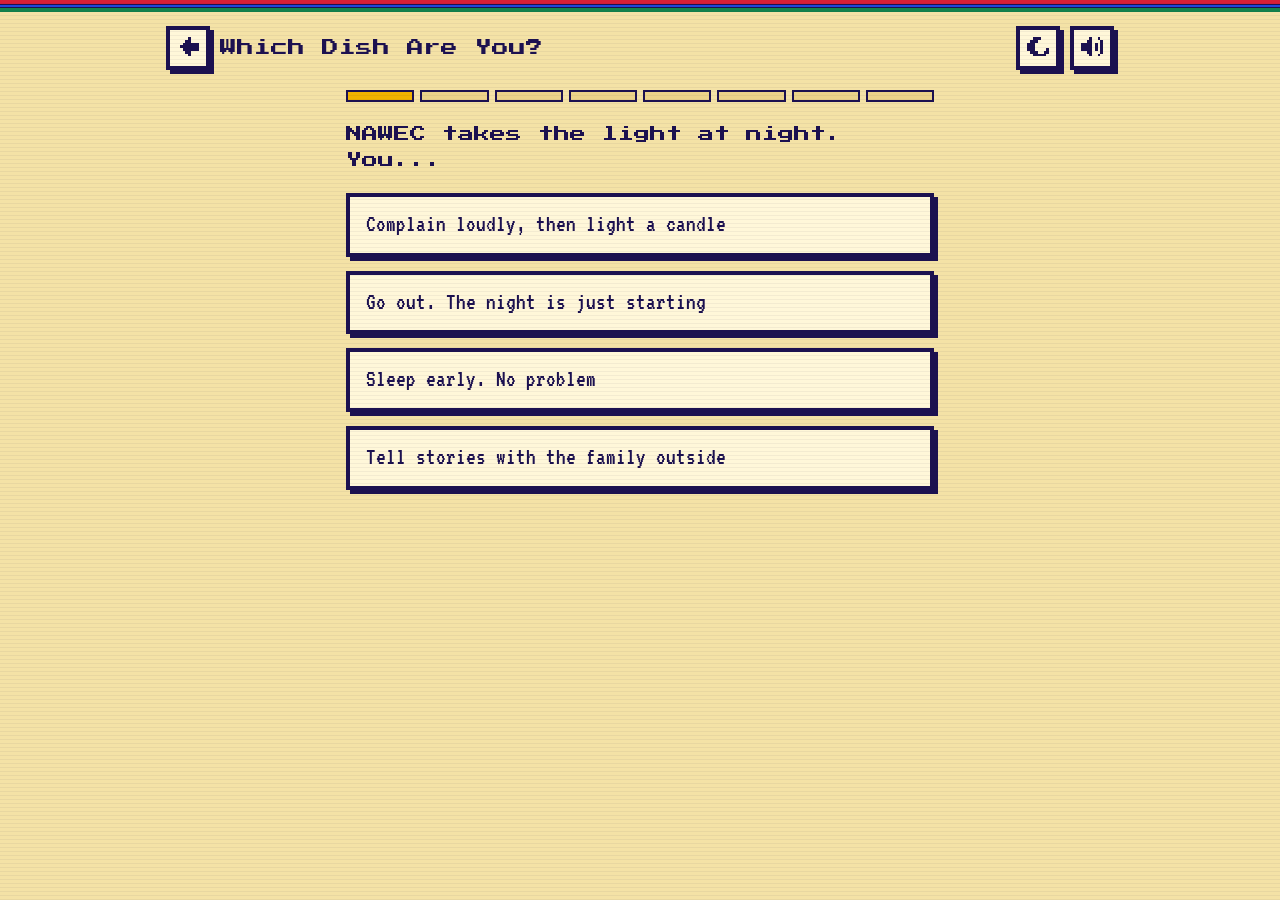
<file: dish-quiz/index.html>
<!DOCTYPE html>
<html lang="en">
<head>
  <meta charset="utf-8">
  <meta name="viewport" content="width=device-width, initial-scale=1">
  <title>Which Gambian Dish Are You? - PK Arcade</title>
  <meta name="description" content="Domoda, benachin or superkanja? Eight questions to find your Gambian dish.">
  <meta name="theme-color" content="#130b33">
  <link rel="manifest" href="../manifest.webmanifest">
  <link rel="icon" href="../assets/icons/icon.svg" type="image/svg+xml">
  <script src="../assets/theme.js?v=2"></script>
  <link rel="stylesheet" href="../assets/style.css?v=2">
  <style>
    main { max-width: 620px; }
    .steps { display: flex; gap: 6px; margin: 4px 0 20px; }
    .steps i { flex: 1; height: 12px; background: var(--bg-2); border: 2px solid var(--line); }
    .steps i.done { background: var(--green); }
    .steps i.cur { background: var(--yellow); }
    .q { font: clamp(.8rem, 3.6vw, 1rem)/1.6 var(--display); margin: 0 0 20px; }
    .ans { display: grid; gap: 14px; }
    .ans button {
      text-align: left; font: 1.5rem/1.15 var(--body); padding: 14px 16px; cursor: pointer; color: var(--ink);
      background: var(--panel); border: var(--px) solid var(--line); box-shadow: var(--px) var(--px) 0 var(--shadow);
    }
    .ans button:hover { background: var(--yellow); color: var(--on-accent); }
    .ans button:active { transform: translate(var(--px), var(--px)); box-shadow: none; }
    #result { display: none; text-align: center; }
    #cardCanvas { width: 100%; max-width: 420px; border: var(--px) solid var(--line); box-shadow: calc(var(--px) * 2) calc(var(--px) * 2) 0 var(--shadow); image-rendering: pixelated; }
    .also { margin-top: 18px; }
    .also span { display: inline-block; border: 3px solid var(--line); background: var(--panel); padding: 4px 10px; margin: 4px; }
  </style>
</head>
<body data-title="Which Dish Are You?">
  <main>
    <section id="quiz">
      <div class="steps" id="steps"></div>
      <div id="qbox"></div>
    </section>
    <section id="result">
      <canvas id="cardCanvas" width="840" height="1050"></canvas>
      <div class="row" style="justify-content:center;margin-top:20px">
        <button class="btn green" id="share">Share</button>
        <button class="btn" id="save">Save picture</button>
        <button class="btn ghost" id="again">Take it again</button>
      </div>
      <div class="also" id="also"></div>
    </section>
  </main>

  <script src="../assets/common.js?v=2"></script>
  <script src="../assets/icons.js?v=2"></script>
  <script>
    const DISHES = {
      domoda:     { name: "Domoda", color: "#b5651d",
        desc: "Rich groundnut stew: warm, comforting and loved by everyone. You bring people together, and everyone feels at home around you." },
      benachin:   { name: "Benachin", color: "#d2491b",
        desc: "One-pot rice cooked with everything. Colourful, generous and the life of every party. You mix with everyone and somehow it always works." },
      superkanja: { name: "Superkanja", color: "#2c7a3a",
        desc: "Okra and palm oil with fish. Bold and a little wild. Not everyone can handle you, but the people who can would never trade you." },
      yassa:      { name: "Yassa", color: "#b8900a",
        desc: "Onions, lemon and mustard. Sharp, zesty and honest. You say what you think, and people respect you for it." },
      afra:       { name: "Afra", color: "#8f2218",
        desc: "Grilled meat from the night stand, with onions and pepper. A night owl. Wherever the music is, you are there." },
      plasas:     { name: "Plasas", color: "#1f5a3a",
        desc: "Leafy greens slow-cooked in palm oil. Deep, traditional and wise beyond your years. The elders trust you." },
      mbahal:     { name: "Mbahal", color: "#5b4636",
        desc: "Rice with smoked fish and groundnuts. Humble, practical and underrated. People keep finding out you are better than they thought." },
      chere:      { name: "Chereh", color: "#96701f",
        desc: "Steamed millet couscous, made with patience. Calm, steady and a morning person. You show up for every big occasion." },
    };

    // Each answer gives points to one or two dishes. Eight of these are picked for each run.
    const QUESTIONS = [
      { q: "It's Saturday morning. What are you doing?", a: [
        ["Already up, sitting quietly with breakfast", { chere: 2, plasas: 1 }],
        ["Still sleeping. It was a late night", { afra: 2, superkanja: 1 }],
        ["Cleaning and running errands for the family", { domoda: 2, mbahal: 1 }],
        ["Planning where everyone is going today", { benachin: 2, yassa: 1 }] ] },
      { q: "Pick a place to spend the afternoon.", a: [
        ["Kotu or Cape Point beach with friends", { benachin: 2, afra: 1 }],
        ["Under the mango tree at the compound", { domoda: 2, chere: 1 }],
        ["Serrekunda market, bargaining hard", { yassa: 2, superkanja: 1 }],
        ["On the river, or a quiet trip upcountry", { plasas: 2, mbahal: 1 }] ] },
      { q: "Your friends say you are...", a: [
        ["The one who looks after everyone", { domoda: 2, plasas: 1 }],
        ["The fun one", { benachin: 2, afra: 1 }],
        ["The honest one", { yassa: 2, superkanja: 1 }],
        ["The calm one", { chere: 2, mbahal: 1 }] ] },
      { q: "How do you take your ataya?", a: [
        ["Third round only: sweet, sweet, sweet", { domoda: 2, benachin: 1 }],
        ["First round, strong and bitter", { superkanja: 2, plasas: 1 }],
        ["Lots of mint, please", { yassa: 2, chere: 1 }],
        ["I'm the one brewing it all night", { afra: 2, mbahal: 1 }] ] },
      { q: "Pick some music.", a: [
        ["Sabar, loud, and I'm on my feet", { superkanja: 2, afra: 1 }],
        ["Kora, nice and peaceful", { plasas: 2, chere: 1 }],
        ["Afrobeats or mbalax at the party", { benachin: 2, yassa: 1 }],
        ["Whatever grandma has on the radio", { mbahal: 2, domoda: 1 }] ] },
      { q: "There's a family wedding. What is your job?", a: [
        ["In the kitchen with the big pots", { domoda: 2, chere: 1 }],
        ["Leading the dancing", { benachin: 2, afra: 1 }],
        ["Organising everything and everyone", { yassa: 2, mbahal: 1 }],
        ["Arriving in the best outfit with a gift", { plasas: 2, superkanja: 1 }] ] },
      { q: "How spicy?", a: [
        ["Kaani on everything", { superkanja: 2, afra: 2 }],
        ["A little, for flavour", { yassa: 2, benachin: 1 }],
        ["No thank you", { domoda: 2, chere: 1 }],
        ["Depends who is cooking", { mbahal: 2, plasas: 1 }] ] },
      { q: "What is your dream for the future?", a: [
        ["A big house with the whole family together", { domoda: 2, plasas: 1 }],
        ["Travel the world and come back with stories", { benachin: 2, yassa: 1 }],
        ["My own business, my own rules", { mbahal: 2, superkanja: 1 }],
        ["A peaceful, simple life", { chere: 2, afra: 1 }] ] },
      { q: "The gele-gele is full. What do you do?", a: [
        ["Squeeze in. There is always space", { benachin: 2, mbahal: 1 }],
        ["Wait calmly for the next one", { chere: 2, plasas: 1 }],
        ["Argue with the apprentice about the fare", { yassa: 2, superkanja: 1 }],
        ["Call a friend with a car", { afra: 2, domoda: 1 }] ] },
      { q: "NAWEC takes the light at night. You...", a: [
        ["Tell stories with the family outside", { domoda: 2, plasas: 1 }],
        ["Go out. The night is just starting", { afra: 2, benachin: 1 }],
        ["Complain loudly, then light a candle", { yassa: 2, superkanja: 1 }],
        ["Sleep early. No problem", { chere: 2, mbahal: 1 }] ] },
      { q: "Pick a season.", a: [
        ["Rainy season: green everywhere", { plasas: 2, chere: 1 }],
        ["December, when everyone comes home", { benachin: 2, afra: 1 }],
        ["Mango season", { domoda: 2, yassa: 1 }],
        ["Harmattan mornings, cool and dusty", { mbahal: 2, superkanja: 1 }] ] },
      { q: "A friend asks to borrow money. You...", a: [
        ["Give it, no questions", { domoda: 2, benachin: 1 }],
        ["Ask exactly when it is coming back", { yassa: 2, mbahal: 1 }],
        ["Give advice instead", { plasas: 2, chere: 1 }],
        ["Say I'm broke too, let's go out anyway", { afra: 2, superkanja: 1 }] ] },
    ];
    const N = 8;
    let run, i, scores;

    function begin() {
      run = shuffle(QUESTIONS).slice(0, N); i = 0; scores = {};
      document.getElementById("result").style.display = "none";
      document.getElementById("quiz").style.display = "block";
      render();
    }

    function render() {
      const Q = run[i];
      document.getElementById("steps").innerHTML = run.map((_, k) => `<i class="${k < i ? "done" : k === i ? "cur" : ""}"></i>`).join("");
      const box = document.getElementById("qbox");
      box.innerHTML = `<p class="q">${Q.q}</p><div class="ans"></div>`;
      shuffle(Q.a).forEach(([text, pts]) => {
        const b = document.createElement("button");
        b.textContent = text;
        b.onclick = () => {
          sfx.ok();
          for (const k in pts) scores[k] = (scores[k] || 0) + pts[k];
          i++;
          i < N ? render() : finish();
        };
        box.querySelector(".ans").appendChild(b);
      });
    }

    function finish() {
      const ranked = Object.keys(DISHES).sort((a, b) => (scores[b] || 0) - (scores[a] || 0) || Math.random() - .5);
      const top = DISHES[ranked[0]];
      drawCard(top);
      document.getElementById("also").innerHTML = `<p class="muted" style="margin-bottom:6px">You are also a bit of</p>` +
        ranked.slice(1, 3).map(k => `<span>${DISHES[k].name}</span>`).join("");
      document.getElementById("quiz").style.display = "none";
      document.getElementById("result").style.display = "block";
      sfx.win(); confetti();
      const text = `I'm ${top.name}!\n"${top.desc}"\nWhich Gambian dish are you? ${location.href}`;
      document.getElementById("share").onclick = () => shareText(text);
      document.getElementById("save").onclick = () => {
        const a = document.createElement("a");
        a.download = `i-am-${top.name.toLowerCase()}.png`;
        a.href = document.getElementById("cardCanvas").toDataURL("image/png");
        a.click();
      };
    }

    function drawCard(d) {
      const c = document.getElementById("cardCanvas"), x = c.getContext("2d"), W = c.width, H = c.height;
      x.fillStyle = d.color; x.fillRect(0, 0, W, H);
      x.fillStyle = "rgba(0,0,0,.12)";                               // chunky checker pattern
      for (let yy = 0; yy < H; yy += 60) for (let xx = (yy / 60) % 2 ? 0 : 60; xx < W; xx += 120) x.fillRect(xx, yy, 60, 60);
      [["#ff4458", 0, 30], ["#f8f0d8", 30, 8], ["#4f8bff", 38, 30], ["#f8f0d8", 68, 8], ["#2fe38c", 76, 30]]
        .forEach(([col, y, h]) => { x.fillStyle = col; x.fillRect(0, y, W, h); });
      // the bowl, from the same pixel art as the home page
      const art = GAME_ICONS.dish, s = 26, ox = (W - 12 * s) / 2, oy = 190;
      const pal = { r: "#f8f0d8", y: "#ffd23f", i: "#f8f0d8" };
      art.forEach((row, ry) => [...row].forEach((ch, rx) => { if (ch !== ".") { x.fillStyle = pal[ch]; x.fillRect(ox + rx * s, oy + ry * s, s, s); } }));
      x.textAlign = "center"; x.fillStyle = "#f8f0d8";
      x.font = "34px 'Press Start 2P'"; x.fillText("I am", W / 2, 160);
      let size = 84;
      x.font = `${size}px 'Press Start 2P'`;
      while (x.measureText(d.name).width > W - 80) { size -= 6; x.font = `${size}px 'Press Start 2P'`; }
      x.fillStyle = "#05021a"; x.fillText(d.name, W / 2 + 8, 640 + 8);
      x.fillStyle = "#ffd23f"; x.fillText(d.name, W / 2, 640);
      x.fillStyle = "#f8f0d8"; x.font = "46px 'VT323'";
      wrap(x, d.desc, W / 2, 730, W - 120, 48);
      x.font = "22px 'Press Start 2P'";
      x.fillText("pk-arcade.pages.dev", W / 2, H - 50);
    }

    function wrap(x, text, cx, y, maxW, lh) {
      let line = "";
      for (const w of text.split(" ")) {
        const t = line ? line + " " + w : w;
        if (x.measureText(t).width > maxW) { x.fillText(line, cx, y); y += lh; line = w; } else line = t;
      }
      x.fillText(line, cx, y);
      return y;
    }

    document.getElementById("again").onclick = begin;
    // make sure both fonts are ready before anything is drawn on the card
    Promise.all([document.fonts.load("20px 'Press Start 2P'"), document.fonts.load("20px 'VT323'")]).then(begin, begin);
  </script>
</body>
</html>
</file>
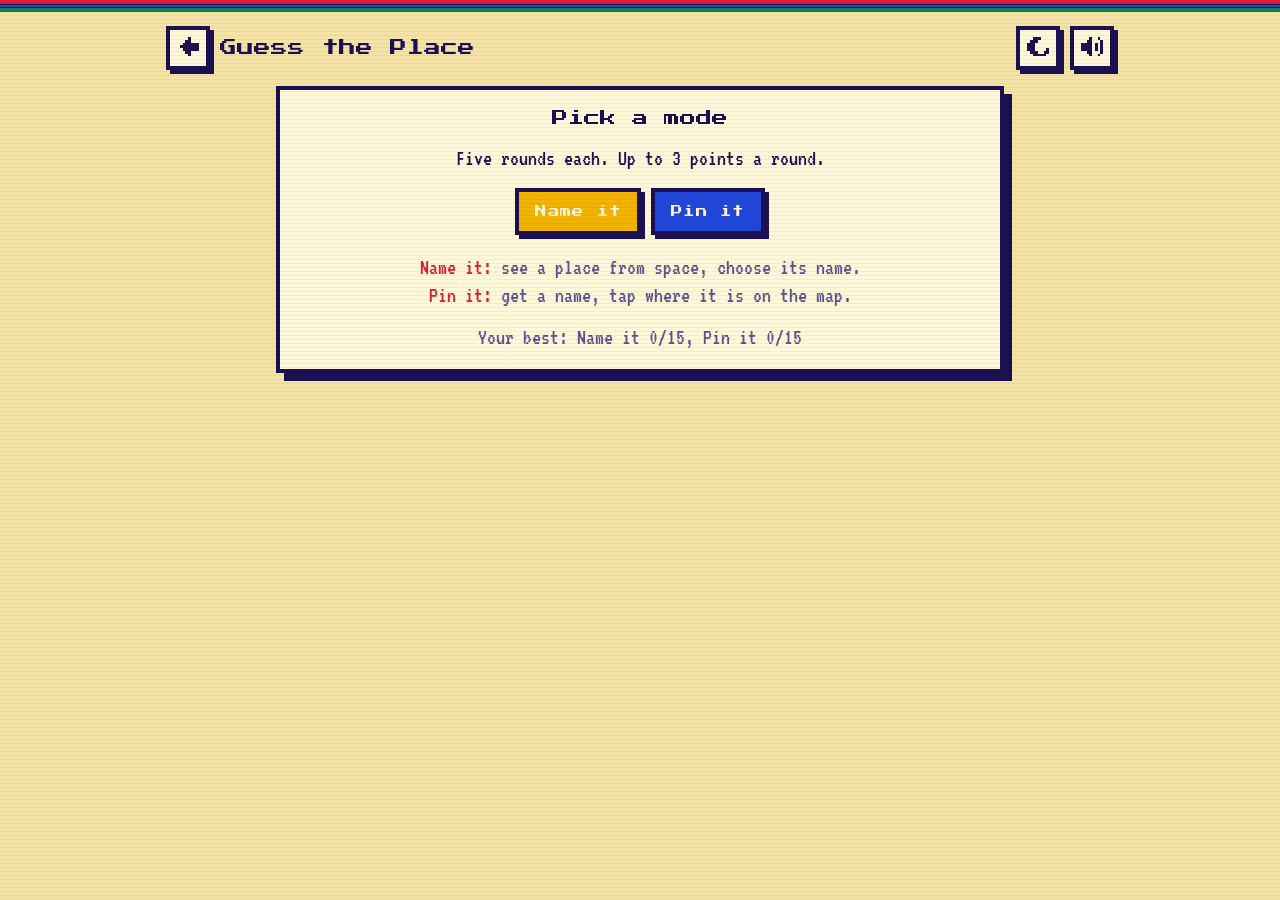
<file: guess-the-place/index.html>
<!DOCTYPE html>
<html lang="en">
<head>
  <meta charset="utf-8">
  <meta name="viewport" content="width=device-width, initial-scale=1">
  <title>Guess the Place - PK Arcade</title>
  <meta name="description" content="Which Gambian town is this from space?">
  <meta name="theme-color" content="#130b33">
  <link rel="manifest" href="../manifest.webmanifest">
  <link rel="icon" href="../assets/icons/icon.svg" type="image/svg+xml">
  <script src="../assets/theme.js?v=2"></script>
  <link rel="stylesheet" href="../assets/style.css?v=2">
  <link rel="stylesheet" href="../assets/leaflet/leaflet.css">
  <style>
    main { max-width: 760px; }
    .hud { display: flex; gap: 10px; align-items: stretch; margin-bottom: 12px; }
    .hud .chip { flex: 1; }
    .dots { display: flex; gap: 6px; margin-top: 2px; }
    .dots i { width: 14px; height: 14px; background: var(--bg); border: 2px solid var(--line); display: block; }
    .dots i.cur { background: var(--yellow); }
    .dots i.good { background: var(--green); }
    .dots i.bad { background: var(--red); }
    .frame { border: var(--px) solid var(--line); box-shadow: calc(var(--px) * 2) calc(var(--px) * 2) 0 var(--shadow); background: #1d2b1d; }
    #sat { height: min(56vh, 440px); }
    .ask { font: .78rem/1.5 var(--display); margin: 0 0 12px; min-height: 1.5em; }
    .under { display: flex; justify-content: space-between; align-items: center; gap: 10px; flex-wrap: wrap; margin-top: 14px; }
    .opts { display: grid; grid-template-columns: 1fr 1fr; gap: 12px; margin-top: 14px; }
    .opt { font: 1.5rem var(--body); padding: 12px 8px; cursor: pointer; color: var(--ink); background: var(--panel);
           border: var(--px) solid var(--line); box-shadow: var(--px) var(--px) 0 var(--shadow); }
    .opt:active { transform: translate(var(--px), var(--px)); box-shadow: none; }
    .opt.right { background: var(--green); color: var(--on-accent); }
    .opt.wrong { background: var(--red); color: var(--on-accent); }
    .opt:disabled { cursor: default; }
    .reveal { display: none; margin-top: 16px; }
    .reveal.show { display: block; }
    .reveal h3 { margin-bottom: 10px; line-height: 1.5; }
    #mini { height: 200px; border: var(--px) solid var(--line); margin-bottom: 12px; }
    .final { text-align: center; }
    .final .big { font: 2.4rem var(--display); color: var(--yellow); margin: 10px 0 14px; }
    .squares { display: flex; gap: 6px; justify-content: center; margin-bottom: 14px; }
    .squares i { width: 22px; height: 22px; border: 2px solid var(--line); }
    .leaflet-container { font: 1rem var(--body); background: #1d2b1d; }
    .leaflet-control-attribution { font-size: 11px; }
    .offline { display: none; }
    .offline.show { display: block; margin-bottom: 14px; }
  </style>
</head>
<body data-title="Guess the Place">
  <main>
    <section id="menu" class="panel center">
      <h2 style="margin-bottom:14px">Pick a mode</h2>
      <p>Five rounds each. Up to 3 points a round.</p>
      <div class="row" style="justify-content:center;margin-top:16px">
        <button class="btn" id="nameMode">Name it</button>
        <button class="btn blue" id="pinMode">Pin it</button>
      </div>
      <p class="muted" style="margin:18px 0 0"><b>Name it:</b> see a place from space, choose its name.<br>
      <b>Pin it:</b> get a name, tap where it is on the map.</p>
      <p class="muted" id="bests" style="margin:14px 0 0"></p>
    </section>

    <section id="game" style="display:none">
      <p class="panel offline" id="offline">No connection. The satellite pictures need data, so this game can't load right now.</p>
      <div class="hud">
        <div class="chip"><small>Round</small><span id="roundLabel"></span><div class="dots" id="dots"></div></div>
        <div class="chip"><small>Score</small><span id="score">0</span></div>
        <div class="chip"><small>This round</small><span id="worth"></span></div>
      </div>
      <p class="ask" id="ask"></p>
      <div class="frame"><div id="sat"></div></div>
      <div class="under" id="nameUnder">
        <span class="muted">Stuck? Zooming out costs 1 point.</span>
        <button class="btn ghost" id="zoomBtn">Zoom out</button>
      </div>
      <div class="under" id="pinUnder" style="display:none">
        <span class="muted">Tap the map to drop your pin. Pinch or scroll to zoom.</span>
        <button class="btn" id="lockBtn" disabled>Lock it in</button>
      </div>
      <div class="opts" id="opts"></div>
      <div class="reveal panel" id="reveal">
        <h3 id="revealTitle"></h3>
        <div id="mini"></div>
        <p id="revealFact"></p>
        <button class="btn" id="nextBtn">Next round</button>
      </div>
    </section>

    <section class="final panel" id="final" style="display:none"></section>
  </main>

  <script src="../assets/common.js?v=2"></script>
  <script src="../assets/leaflet/leaflet.js"></script>
  <script src="places.js"></script>
  <script>
    const ROUNDS = 5;
    const ZOOMS = [16, 14, 12];                      // Name it: start close, each hint zooms out
    const GAMBIA = [[13.0, -16.9], [13.9, -13.75]];
    const SAT_URL = "https://server.arcgisonline.com/ArcGIS/rest/services/World_Imagery/MapServer/tile/{z}/{y}/{x}";
    const SAT_ATTR = "Imagery &copy; Esri, Maxar, Earthstar Geographics";
    const $ = id => document.getElementById(id);

    let sat = null, mini = null, layers = [];
    let mode, rounds, round, score, hints, answered, guessMarker = null;

    function showBests() {
      $("bests").textContent = `Your best: Name it ${store.get("place-best", 0)}/15, Pin it ${store.get("place-best-pin", 0)}/15`;
    }

    function ensureMaps() {
      if (sat) return;
      sat = L.map("sat", { zoomControl: false, attributionControl: true });
      L.tileLayer(SAT_URL, { attribution: SAT_ATTR, maxZoom: 18 }).addTo(sat);
      sat.on("click", e => { if (mode === "pin" && !answered) dropPin(e.latlng); });
    }
    function setInteractive(on) {
      for (const h of ["dragging", "scrollWheelZoom", "doubleClickZoom", "touchZoom", "boxZoom", "keyboard"]) sat[h][on ? "enable" : "disable"]();
    }

    function newGame(m) {
      mode = m;
      $("menu").style.display = "none"; $("final").style.display = "none"; $("game").style.display = "";
      $("offline").classList.toggle("show", !navigator.onLine);
      ensureMaps();
      rounds = shuffle(PLACES).slice(0, ROUNDS).map(p => p.slice());   // copies, so results don't leak between games
      round = 0; score = 0;
      $("nameUnder").style.display = mode === "name" ? "" : "none";
      $("pinUnder").style.display = mode === "pin" ? "" : "none";
      $("opts").style.display = mode === "name" ? "" : "none";
      startRound();
    }

    function startRound() {
      hints = 0; answered = false;
      layers.forEach(l => l.remove()); layers = []; guessMarker = null;
      const [name, lat, lon] = rounds[round];
      $("roundLabel").textContent = `${round + 1} of ${ROUNDS}`;
      $("score").textContent = score;
      $("reveal").classList.remove("show");
      sat.invalidateSize();
      if (mode === "name") {
        $("ask").textContent = "Which place is this?";
        setInteractive(false);
        sat.setView([lat, lon], ZOOMS[0], { animate: false });
        // Three wrong answers, preferring places that are not right next door (keeps it fair)
        const others = shuffle(PLACES.filter(p => p[0] !== name));
        const far = others.filter(p => km(p, rounds[round]) > 6);
        const box = $("opts");
        box.innerHTML = "";
        shuffle([rounds[round], ...(far.length >= 3 ? far : others).slice(0, 3)]).forEach(p => {
          const b = document.createElement("button");
          b.className = "opt"; b.textContent = p[0];
          b.onclick = () => answerName(b, p[0] === name);
          box.appendChild(b);
        });
      } else {
        $("ask").textContent = `Where is ${name}?`;
        setInteractive(true);
        sat.fitBounds(GAMBIA, { animate: false });
        $("lockBtn").disabled = true;
      }
      updateWorth(); drawDots();
    }

    function km(a, b) {       // flat-earth distance; fine across a country this small
      const dy = (a[1] - b[1]) * 111, dx = (a[2] - b[2]) * 111 * Math.cos(13.4 * Math.PI / 180);
      return Math.hypot(dx, dy);
    }

    function updateWorth() {
      $("worth").textContent = mode === "name" ? `${3 - hints} pts` : "up to 3";
      $("zoomBtn").disabled = hints >= ZOOMS.length - 1 || answered;
    }
    $("zoomBtn").onclick = () => {
      if (hints >= ZOOMS.length - 1) return;
      hints++;
      sat.flyTo(sat.getCenter(), ZOOMS[hints], { duration: .7 });
      updateWorth();
    };

    function answerName(btn, correct) {
      if (answered) return;
      answered = true;
      const name = rounds[round][0];
      document.querySelectorAll(".opt").forEach(b => { b.disabled = true; if (b.textContent === name) b.classList.add("right"); });
      if (!correct) btn.classList.add("wrong");
      finishRound(correct ? 3 - hints : 0, correct ? `Correct, it's ${name}` : `No, that was ${name}`);
    }

    function dropPin(latlng) {
      if (guessMarker) guessMarker.setLatLng(latlng);
      else { guessMarker = L.circleMarker(latlng, { radius: 9, color: "#fff", weight: 3, fillColor: "#ffd23f", fillOpacity: 1 }).addTo(sat); layers.push(guessMarker); }
      sfx.move();
      $("lockBtn").disabled = false;
    }
    $("lockBtn").onclick = () => {
      if (!guessMarker || answered) return;
      answered = true; $("lockBtn").disabled = true;
      const [name, lat, lon] = rounds[round], g = guessMarker.getLatLng();
      const d = km([0, g.lat, g.lng], [0, lat, lon]);
      const pts = d <= 6 ? 3 : d <= 18 ? 2 : d <= 45 ? 1 : 0;
      layers.push(L.polyline([g, [lat, lon]], { color: "#fff", weight: 3, dashArray: "6 8" }).addTo(sat));
      layers.push(L.circleMarker([lat, lon], { radius: 9, color: "#fff", weight: 3, fillColor: "#ff4458", fillOpacity: 1 }).addTo(sat));
      sat.flyToBounds(L.latLngBounds([g, [lat, lon]]).pad(0.6), { duration: .7, maxZoom: 12 });
      finishRound(pts, `${name} is ${d < 1 ? "right there" : Math.round(d) + " km away"}`);
    };

    function finishRound(pts, title) {
      const [, lat, lon, fact] = rounds[round];
      score += pts;
      rounds[round].result = pts;
      pts > 0 ? sfx.ok() : sfx.bad();
      $("score").textContent = score;
      $("revealTitle").textContent = `${title} (+${pts})`;
      $("revealFact").textContent = fact;
      $("nextBtn").textContent = round + 1 < ROUNDS ? "Next round" : "See my score";
      $("reveal").classList.add("show");
      $("mini").style.display = mode === "name" ? "" : "none";
      updateWorth(); drawDots();
      if (mode === "name") showMini(lat, lon);
      $("reveal").scrollIntoView({ behavior: "smooth", block: "nearest" });
    }

    let miniMarker = null;
    function showMini(lat, lon) {
      if (!mini) {
        mini = L.map("mini", { zoomControl: false });
        L.tileLayer("https://{s}.tile.openstreetmap.org/{z}/{x}/{y}.png", { attribution: "&copy; OpenStreetMap", maxZoom: 18 }).addTo(mini);
      }
      setTimeout(() => {
        mini.invalidateSize();
        mini.fitBounds(GAMBIA);
        if (miniMarker) miniMarker.remove();
        miniMarker = L.circleMarker([lat, lon], { radius: 9, color: "#fff", weight: 3, fillColor: "#ff4458", fillOpacity: 1 }).addTo(mini);
      }, 50);
    }

    $("nextBtn").onclick = () => { round++; round < ROUNDS ? startRound() : finish(); };

    function drawDots() {
      $("dots").innerHTML = rounds.map((p, i) =>
        `<i class="${p.result > 0 ? "good" : p.result === 0 ? "bad" : i === round ? "cur" : ""}"></i>`).join("");
    }

    function finish() {
      const key = mode === "name" ? "place-best" : "place-best-pin";
      const best = Math.max(score, store.get(key, 0));
      store.set(key, best);
      const line = score >= 13 ? "You know the Gambia like a gele-gele driver." :
                   score >= 9 ? "Not bad at all. You get around." :
                   score >= 5 ? "Time for a trip upcountry." : "Have you ever left your compound?";
      const emoji = rounds.map(p => p.result >= 3 ? "🟩" : p.result > 0 ? "🟨" : "🟥").join("");
      const text = `Guess the Place (${mode === "name" ? "Name it" : "Pin it"}): ${score}/15 ${emoji}\n${line}\n${location.href}`;
      const col = p => p.result >= 3 ? "var(--green)" : p.result > 0 ? "var(--yellow)" : "var(--red)";
      $("final").innerHTML = `<h2>${mode === "name" ? "Name it" : "Pin it"}</h2>
        <div class="big">${score}/15</div>
        <div class="squares">${rounds.map(p => `<i style="background:${col(p)}"></i>`).join("")}</div>
        <p>${line}</p><p class="muted">Your best: ${best}/15</p>
        <div class="row" style="justify-content:center;margin-top:16px">
          <button class="btn green" id="shareBtn">Share</button>
          <button class="btn" id="againBtn">Play again</button>
          <button class="btn ghost" id="menuBtn">Change mode</button>
        </div>`;
      $("shareBtn").onclick = () => shareText(text);
      $("againBtn").onclick = () => newGame(mode);
      $("menuBtn").onclick = () => { $("final").style.display = "none"; $("menu").style.display = ""; showBests(); };
      $("game").style.display = "none"; $("final").style.display = "";
      if (score >= 9) { sfx.win(); confetti(); } else sfx.coin();
    }

    $("nameMode").onclick = () => newGame("name");
    $("pinMode").onclick = () => newGame("pin");
    addEventListener("online", () => $("offline").classList.remove("show"));
    showBests();
  </script>
</body>
</html>
</file>
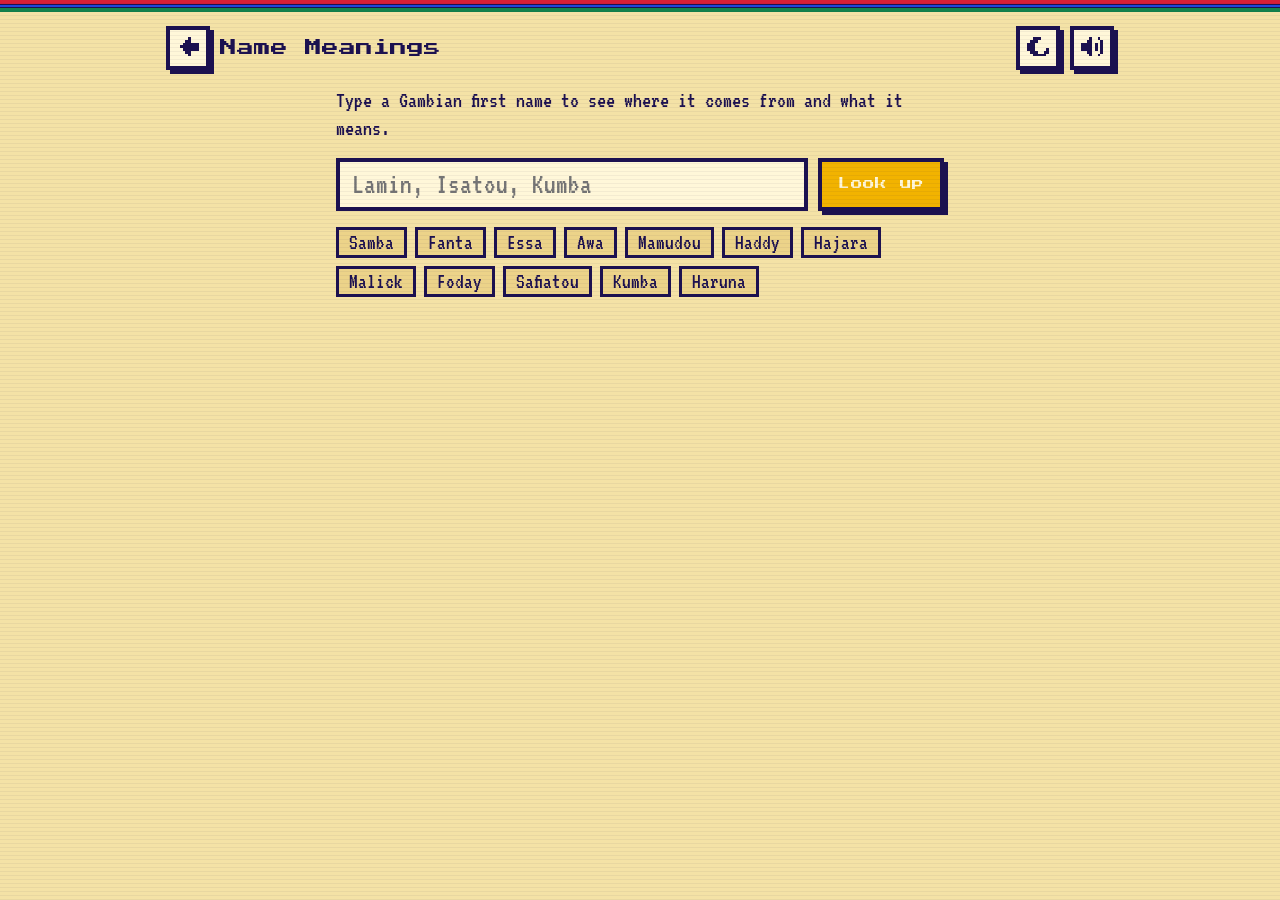
<file: names/index.html>
<!DOCTYPE html>
<html lang="en">
<head>
  <meta charset="utf-8">
  <meta name="viewport" content="width=device-width, initial-scale=1">
  <title>Gambian Name Meanings - PK Arcade</title>
  <meta name="description" content="What does Lamin, Isatou or Kumba mean? Look up Gambian names and make a card.">
  <meta name="theme-color" content="#130b33">
  <link rel="manifest" href="../manifest.webmanifest">
  <link rel="icon" href="../assets/icons/icon.svg" type="image/svg+xml">
  <script src="../assets/theme.js?v=2"></script>
  <link rel="stylesheet" href="../assets/style.css?v=2">
  <style>
    main { max-width: 640px; }
    .search { display: flex; gap: 10px; margin: 4px 0 16px; }
    .search input { flex: 1; font-size: 1.8rem; }
    .chips { display: flex; flex-wrap: wrap; gap: 8px; margin-bottom: 22px; }
    .chips button { font: 1.35rem var(--body); color: var(--ink); background: var(--bg-2); border: 3px solid var(--line); padding: 2px 10px; cursor: pointer; }
    .chips button:hover { background: var(--yellow); color: var(--on-accent); }
    #out { display: none; text-align: center; }
    #cv { width: 100%; max-width: 440px; border: var(--px) solid var(--line); box-shadow: calc(var(--px) * 2) calc(var(--px) * 2) 0 var(--shadow); }
    #miss { display: none; }
    #miss h3 { margin-bottom: 12px; line-height: 1.6; }
  </style>
</head>
<body data-title="Name Meanings">
  <main>
    <p>Type a Gambian first name to see where it comes from and what it means.</p>
    <form class="search" id="f">
      <input id="q" placeholder="Lamin, Isatou, Kumba" autocomplete="off" autocapitalize="words" aria-label="First name">
      <button class="btn">Look up</button>
    </form>
    <div class="chips" id="chips"></div>
    <div id="out">
      <canvas id="cv" width="960" height="1200"></canvas>
      <div class="row" style="justify-content:center;margin-top:18px">
        <button class="btn green" id="share">Share</button>
        <button class="btn" id="save">Save picture</button>
      </div>
    </div>
    <div class="panel" id="miss"></div>
  </main>

  <script src="../assets/common.js?v=2"></script>
  <script src="names.js"></script>
  <script>
    const norm = s => s.normalize("NFD").replace(/[̀-ͯ]/g, "").toLowerCase().replace(/[^a-z]/g, "");
    const index = new Map();                       // every spelling points at its entry
    for (const n of NAMES) {
      index.set(norm(n[0]), n);
      n[1].split(",").forEach(v => { const k = norm(v); if (k && !index.has(k)) index.set(k, n); });
    }
    const chips = document.getElementById("chips");
    chips.innerHTML = shuffle(NAMES).slice(0, 12).map(n => `<button type="button">${n[0]}</button>`).join("");
    chips.onclick = e => { if (e.target.tagName === "BUTTON") { sfx.click(); lookup(e.target.textContent); } };
    document.getElementById("f").onsubmit = e => { e.preventDefault(); lookup(document.getElementById("q").value); };

    const INKS = [["#241663", "#ffd23f"], ["#8f1226", "#ffd23f"], ["#0f5c36", "#f8f0d8"], ["#1f3fb0", "#ffd23f"], ["#7a3b0c", "#f8f0d8"]];

    function lookup(raw) {
      const typed = raw.trim();
      if (!typed) return;
      document.getElementById("q").value = typed;
      const hit = index.get(norm(typed));
      const out = document.getElementById("out"), miss = document.getElementById("miss");
      history.replaceState(null, "", "#" + encodeURIComponent(typed));
      if (!hit) {
        sfx.bad();
        out.style.display = "none"; miss.style.display = "block";
        miss.innerHTML = `<h3></h3><p>That name isn't in the list yet. If you know what it means, send it in and it will be added.</p>
          <a class="btn" target="_blank" rel="noopener" href="https://github.com/pk-left/pk-arcade/issues/new?title=${encodeURIComponent("Add name: " + typed)}">Suggest this name</a>`;
        miss.querySelector("h3").textContent = `No entry for "${typed}"`;
        return;
      }
      sfx.coin();
      miss.style.display = "none"; out.style.display = "block";
      const display = typed[0].toUpperCase() + typed.slice(1);
      drawCard(display, hit);
      const text = `${display}: ${hit[3]} (${hit[2]})\nLook up your name: ${location.origin}${location.pathname}`;
      document.getElementById("share").onclick = () => shareText(text);
      document.getElementById("save").onclick = () => {
        const a = document.createElement("a");
        a.download = `${display}-meaning.png`;
        a.href = document.getElementById("cv").toDataURL("image/png");
        a.click();
      };
      out.scrollIntoView({ behavior: "smooth", block: "nearest" });
    }

    function drawCard(display, n) {
      const c = document.getElementById("cv"), x = c.getContext("2d"), W = c.width, H = c.height;
      let h = 0; for (const ch of display.toLowerCase()) h = (h * 31 + ch.charCodeAt(0)) >>> 0;
      const [bg, accent] = INKS[h % INKS.length], rand = seededRandom(h);
      x.fillStyle = bg; x.fillRect(0, 0, W, H);
      // a woven strip pattern, different for every name
      const cols = ["#ff4458", "#4f8bff", "#2fe38c", "#ffd23f", "#f8f0d8"];
      for (const y0 of [60, H - 180]) for (let xx = 0; xx < W; xx += 40) for (let yy = 0; yy < 120; yy += 40) {
        x.fillStyle = cols[Math.floor(rand() * cols.length)];
        if (rand() > 0.35) x.fillRect(xx, y0 + yy, 40, 40);
      }
      x.textAlign = "center"; x.fillStyle = "#f8f0d8";
      x.font = "26px 'Press Start 2P'"; x.fillText("The meaning of", W / 2, 290);
      let size = 110;
      x.font = `${size}px 'Press Start 2P'`;
      while (x.measureText(display).width > W - 100 && size > 40) { size -= 6; x.font = `${size}px 'Press Start 2P'`; }
      x.fillStyle = "#05021a"; x.fillText(display, W / 2 + 8, 448);
      x.fillStyle = accent; x.fillText(display, W / 2, 440);
      x.fillStyle = "#f8f0d8"; x.font = "44px 'VT323'"; x.globalAlpha = .85;
      x.fillText(n[2], W / 2, 520); x.globalAlpha = 1;
      x.font = "60px 'VT323'";
      const y = wrap(x, n[3], W / 2, 630, W - 140, 60);
      const variants = [n[0], ...n[1].split(",").map(v => v.trim())].filter(v => norm(v) !== norm(display));
      x.font = "40px 'VT323'"; x.globalAlpha = .8;
      wrap(x, "Also spelled " + variants.join(", "), W / 2, y + 90, W - 180, 42);
      x.globalAlpha = 1;
    }

    function wrap(x, text, cx, y, maxW, lh) {
      let line = "";
      for (const w of text.split(" ")) {
        const t = line ? line + " " + w : w;
        if (x.measureText(t).width > maxW) { x.fillText(line, cx, y); y += lh; line = w; } else line = t;
      }
      x.fillText(line, cx, y);
      return y;
    }

    Promise.all([document.fonts.load("20px 'Press Start 2P'"), document.fonts.load("20px 'VT323'")]).then(() => {
      if (location.hash) lookup(decodeURIComponent(location.hash.slice(1)));
    });
  </script>
</body>
</html>
</file>
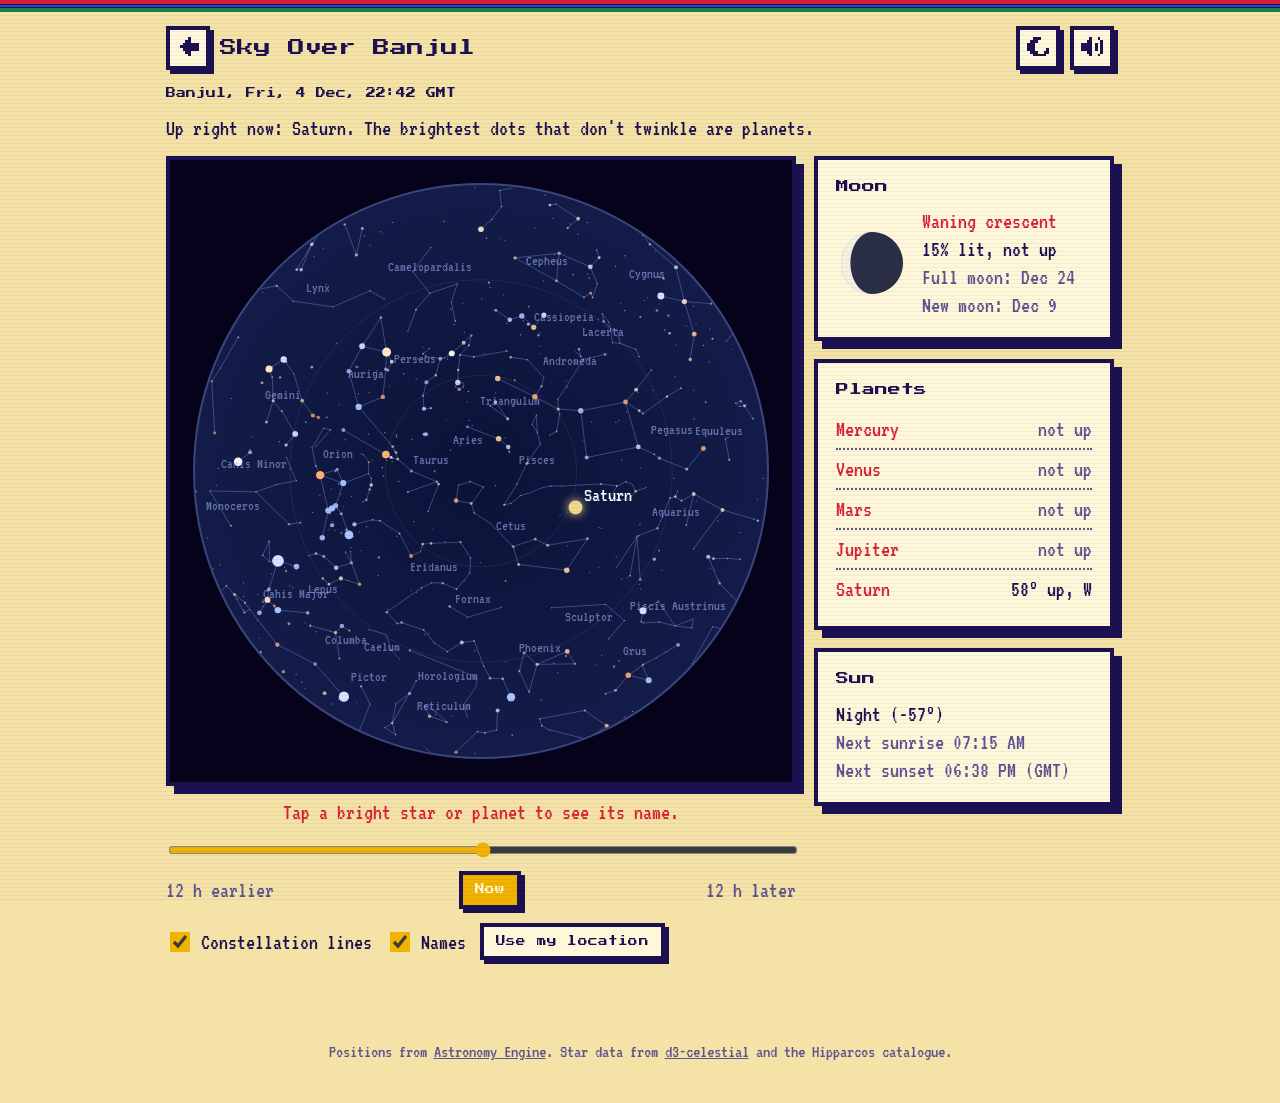
<file: sky/index.html>
<!DOCTYPE html>
<html lang="en">
<head>
  <meta charset="utf-8">
  <meta name="viewport" content="width=device-width, initial-scale=1">
  <title>Sky Over Banjul - PK Arcade</title>
  <meta name="description" content="The stars, planets and moon above the Gambia right now.">
  <meta name="theme-color" content="#130b33">
  <link rel="manifest" href="../manifest.webmanifest">
  <link rel="icon" href="../assets/icons/icon.svg" type="image/svg+xml">
  <script src="../assets/theme.js?v=2"></script>
  <link rel="stylesheet" href="../assets/style.css?v=2">
  <style>
    .wrap { display: grid; gap: 18px; }
    @media (min-width: 900px) { .wrap { grid-template-columns: 1fr 300px; align-items: start; } }
    .side { display: grid; gap: 18px; }
    .scope { background: #05021a; border: var(--px) solid var(--line); box-shadow: calc(var(--px) * 2) calc(var(--px) * 2) 0 var(--shadow); padding: 6px; }
    #sky { width: 100%; aspect-ratio: 1; display: block; touch-action: manipulation; cursor: crosshair; }
    .when { font: .62rem/1.6 var(--display); margin: 0 0 12px; }
    .tonight { margin: 0 0 14px; }
    .controls { display: flex; gap: 14px; flex-wrap: wrap; align-items: center; margin: 14px 0; }
    .controls label { display: flex; align-items: center; gap: 8px; }
    .controls .btn, .time .btn { font-size: .6rem; padding: 10px 12px; }
    .info { min-height: 1.4em; color: var(--yellow); text-align: center; margin: 12px 0 8px; }
    :root[data-theme="day"] .info { color: var(--red); }
    .time { display: flex; justify-content: space-between; align-items: center; margin-top: 6px; }
    .panel h3 { margin-bottom: 12px; }
    .pl { display: flex; justify-content: space-between; gap: 10px; padding: 5px 0; border-bottom: 2px dotted var(--muted); }
    .pl:last-child { border-bottom: 0; }
    .moon { display: flex; gap: 14px; align-items: center; }
    #moonCv { width: 72px; height: 72px; flex: none; }
  </style>
</head>
<body data-title="Sky Over Banjul">
  <main>
    <p class="when" id="when"></p>
    <p class="tonight" id="tonight"></p>
    <div class="wrap">
      <div>
        <div class="scope"><canvas id="sky"></canvas></div>
        <p class="info" id="info">Tap a bright star or planet to see its name.</p>
        <input type="range" id="slider" min="-720" max="720" step="5" value="0" aria-label="Move the time earlier or later">
        <div class="time">
          <span class="muted">12 h earlier</span>
          <button class="btn" id="nowBtn">Now</button>
          <span class="muted">12 h later</span>
        </div>
        <div class="controls">
          <label><input type="checkbox" id="lines" checked> Constellation lines</label>
          <label><input type="checkbox" id="names" checked> Names</label>
          <button class="btn ghost" id="locBtn">Use my location</button>
        </div>
      </div>
      <div class="side">
        <div class="panel">
          <h3>Moon</h3>
          <div class="moon"><canvas id="moonCv" width="144" height="144"></canvas><div id="moonTxt"></div></div>
        </div>
        <div class="panel">
          <h3>Planets</h3>
          <div id="planets"></div>
        </div>
        <div class="panel">
          <h3>Sun</h3>
          <div id="sunTxt"></div>
        </div>
      </div>
    </div>
  </main>
  <footer class="site">
    Positions from <a href="https://github.com/cosinekitty/astronomy">Astronomy Engine</a>.
    Star data from <a href="https://github.com/ofrohn/d3-celestial">d3-celestial</a> and the Hipparcos catalogue.
  </footer>

  <script src="../assets/common.js?v=2"></script>
  <script src="astronomy.min.js"></script>
  <script src="skydata.js"></script>
  <script>
  const A = Astronomy;
  let place = { name: "Banjul", lat: 13.4549, lon: -16.5790 };
  let observer = new A.Observer(place.lat, place.lon, 5);
  let offsetMin = 0;
  const cv = document.getElementById("sky"), ctx = cv.getContext("2d");
  let S = 0, hits = [];

  const PLANETS = [
    ["Mercury", "#c9b8a6", "Mercury"], ["Venus", "#fff4c2", "Venus"], ["Mars", "#ff7a4f", "Mars"],
    ["Jupiter", "#ffe0b0", "Jupiter"], ["Saturn", "#f0d98c", "Saturn"],
  ];
  const D2R = Math.PI / 180;

  function resize() {
    const r = cv.getBoundingClientRect(), dpr = Math.min(devicePixelRatio || 1, 2);
    S = r.width; cv.width = S * dpr; cv.height = S * dpr;
    ctx.setTransform(dpr, 0, 0, dpr, 0, 0);
    draw();
  }

  // RA/Dec (degrees) -> altitude/azimuth (degrees) for the observer, using local sidereal time
  function altAz(raDeg, decDeg, lstDeg) {
    const ha = (lstDeg - raDeg) * D2R, dec = decDeg * D2R, lat = observer.latitude * D2R;
    const sinAlt = Math.sin(dec) * Math.sin(lat) + Math.cos(dec) * Math.cos(lat) * Math.cos(ha);
    const alt = Math.asin(sinAlt);
    const cosAz = (Math.sin(dec) - Math.sin(alt) * Math.sin(lat)) / (Math.cos(alt) * Math.cos(lat));
    let az = Math.acos(Math.max(-1, Math.min(1, cosAz)));
    if (Math.sin(ha) > 0) az = 2 * Math.PI - az;
    return [alt / D2R, az / D2R];
  }

  // Looking up at the sky: north at the top, EAST on the LEFT (like a planisphere)
  function project(alt, az) {
    const R = S / 2 - 18;
    const r = R * (90 - alt) / 90;
    return [S / 2 - r * Math.sin(az * D2R), S / 2 - r * Math.cos(az * D2R)];
  }

  function starColour(bv) {
    if (bv < 0) return "#a9c4ff";
    if (bv < 0.3) return "#d6e2ff";
    if (bv < 0.6) return "#fffaf0";
    if (bv < 1.0) return "#ffe9c4";
    if (bv < 1.4) return "#ffd29a";
    return "#ffb070";
  }

  function draw() {
    if (!S) return;
    const date = new Date(Date.now() + offsetMin * 60000);
    const lst = ((A.SiderealTime(date) * 15 + observer.longitude) % 360 + 360) % 360;
    const sunEq = A.Equator("Sun", date, observer, true, true);
    const sun = A.Horizon(date, observer, sunEq.ra, sunEq.dec, "normal");
    hits = [];

    // background: night, twilight or day
    const sa = sun.altitude;
    const day = Math.max(0, Math.min(1, (sa + 12) / 18));   // 0 at -12 deg, 1 at +6 deg
    ctx.clearRect(0, 0, S, S);
    ctx.save();
    ctx.beginPath(); ctx.arc(S / 2, S / 2, S / 2 - 18, 0, Math.PI * 2); ctx.clip();
    const g = ctx.createRadialGradient(S / 2, S / 2, 0, S / 2, S / 2, S / 2);
    g.addColorStop(0, mix("#0b1338", "#3f7fd6", day)); g.addColorStop(1, mix("#141d4a", "#8ab8ee", day));
    ctx.fillStyle = g; ctx.fillRect(0, 0, S, S);

    // altitude rings
    ctx.strokeStyle = "rgba(255,255,255,.07)"; ctx.lineWidth = 1;
    [30, 60].forEach(a => { ctx.beginPath(); ctx.arc(S / 2, S / 2, (S / 2 - 18) * (90 - a) / 90, 0, Math.PI * 2); ctx.stroke(); });

    const starAlpha = 1 - day * 0.85;
    // constellation lines
    if (document.getElementById("lines").checked) {
      ctx.strokeStyle = `rgba(140,170,255,${0.35 * starAlpha})`; ctx.lineWidth = 1;
      for (const id in SKYDATA.lines) for (const seg of SKYDATA.lines[id]) {
        ctx.beginPath(); let pen = false;
        for (const [ra, dec] of seg) {
          const [alt, az] = altAz(ra, dec, lst);
          if (alt < -2) { pen = false; continue; }
          const [x, y] = project(alt, az);
          pen ? ctx.lineTo(x, y) : ctx.moveTo(x, y); pen = true;
        }
        ctx.stroke();
      }
    }
    // stars
    for (const [ra, dec, mag, bv, name] of SKYDATA.stars) {
      const [alt, az] = altAz(ra, dec, lst);
      if (alt < 0) continue;
      const [x, y] = project(alt, az);
      const r = Math.max(0.5, 3.6 - mag * 0.7) * (S / 700 + 0.4);
      ctx.globalAlpha = starAlpha * Math.min(1, 1.25 - mag / 6);
      ctx.fillStyle = starColour(bv);
      ctx.beginPath(); ctx.arc(x, y, r, 0, Math.PI * 2); ctx.fill();
      if (name) hits.push({ x, y, label: `${name} (star, magnitude ${mag.toFixed(1)})` });
    }
    ctx.globalAlpha = 1;
    // constellation names
    if (document.getElementById("names").checked) {
      ctx.fillStyle = `rgba(170,190,255,${0.55 * starAlpha})`;
      ctx.font = `${Math.max(13, S / 42)}px VT323, monospace`; ctx.textAlign = "center";
      for (const id in SKYDATA.labels) {
        const [name, ra, dec] = SKYDATA.labels[id];
        const [alt, az] = altAz(ra, dec, lst);
        if (alt < 8) continue;
        const [x, y] = project(alt, az);
        ctx.fillText(name, x, y);
      }
    }
    // planets, moon and sun
    const pinfo = [];
    for (const [body, col, label] of PLANETS) {
      const eq = A.Equator(body, date, observer, true, true);
      const h = A.Horizon(date, observer, eq.ra, eq.dec, "normal");
      const mag = A.Illumination(body, date).mag;
      pinfo.push({ label, alt: h.altitude, az: h.azimuth, mag });
      if (h.altitude < 0) continue;
      const [x, y] = project(h.altitude, h.azimuth);
      ctx.fillStyle = col; ctx.shadowColor = col; ctx.shadowBlur = 10;
      ctx.beginPath(); ctx.arc(x, y, Math.max(2.5, 6 - mag) * (S / 700 + .4), 0, Math.PI * 2); ctx.fill();
      ctx.shadowBlur = 0;
      ctx.fillStyle = "#fff"; ctx.font = `${Math.max(16, S / 30)}px VT323, monospace`; ctx.textAlign = "left";
      ctx.fillText(label, x + 8, y - 6);
      hits.push({ x, y, label: `${label} (planet, magnitude ${mag.toFixed(1)})` });
    }
    const moonEq = A.Equator("Moon", date, observer, true, true);
    const moonH = A.Horizon(date, observer, moonEq.ra, moonEq.dec, "normal");
    const phaseAngle = A.MoonPhase(date), frac = A.Illumination("Moon", date).phase_fraction;
    if (moonH.altitude > -1) {
      const [x, y] = project(moonH.altitude, moonH.azimuth);
      drawMoon(ctx, x, y, Math.max(9, S / 40), phaseAngle);
      hits.push({ x, y, label: `The Moon (${Math.round(frac * 100)}% lit)` });
    }
    if (sa > -1) {
      const [x, y] = project(sa, sun.azimuth);
      ctx.fillStyle = "#ffd84a"; ctx.shadowColor = "#ffd84a"; ctx.shadowBlur = 30;
      ctx.beginPath(); ctx.arc(x, y, S / 32, 0, Math.PI * 2); ctx.fill(); ctx.shadowBlur = 0;
      hits.push({ x, y, label: "The Sun. Never look straight at it." });
    }
    ctx.restore();

    // horizon ring and compass points
    ctx.strokeStyle = "#3a477d"; ctx.lineWidth = 2;
    ctx.beginPath(); ctx.arc(S / 2, S / 2, S / 2 - 18, 0, Math.PI * 2); ctx.stroke();
    ctx.fillStyle = "#c8d0f5"; ctx.font = "10px 'Press Start 2P', monospace"; ctx.textAlign = "center"; ctx.textBaseline = "middle";
    [["N", 0], ["E", 90], ["S", 180], ["W", 270]].forEach(([l, az]) => {
      const [x, y] = project(-9, az); ctx.fillText(l, x, y);
    });
    ctx.textBaseline = "alphabetic";

    // side panels
    document.getElementById("when").textContent =
      `${place.name}, ${date.toLocaleString("en-GB", { weekday: "short", hour: "2-digit", minute: "2-digit", day: "numeric", month: "short", timeZone: "UTC" })} GMT`;
    const up = pinfo.filter(p => p.alt > 5).sort((a, b) => a.mag - b.mag).map(p => p.label);
    document.getElementById("tonight").textContent = sa > -6
      ? "The Sun is up, so the stars are washed out. Drag the slider to tonight."
      : up.length ? `Up right now: ${up.join(", ")}${moonH.altitude > 5 ? " and the Moon" : ""}. The brightest dots that don't twinkle are planets.`
      : `No bright planets are up right now${moonH.altitude > 5 ? ", but the Moon is" : ""}. Drag the slider to see when they rise.`;
    document.getElementById("planets").innerHTML = pinfo.map(p =>
      `<div class="pl"><b>${p.label}</b><span class="${p.alt > 0 ? "" : "muted"}">${p.alt > 0 ? `${Math.round(p.alt)}° up, ${compass(p.az)}` : "not up"}</span></div>`).join("");
    const nextFull = A.SearchMoonPhase(180, date, 40), nextNew = A.SearchMoonPhase(0, date, 40);
    document.getElementById("moonTxt").innerHTML = `<b>${phaseName(phaseAngle)}</b><br>${Math.round(frac * 100)}% lit, ${moonH.altitude > 0 ? "up now" : "not up"}<br>
      <span class="muted">Full moon: ${fmtDate(nextFull)}<br>New moon: ${fmtDate(nextNew)}</span>`;
    drawMoon(document.getElementById("moonCv").getContext("2d"), 72, 72, 62, phaseAngle, true);
    const rise = A.SearchRiseSet("Sun", observer, +1, date, 1), set = A.SearchRiseSet("Sun", observer, -1, date, 1);
    document.getElementById("sunTxt").innerHTML = `${sa > 0 ? "Up" : sa > -6 ? "Twilight" : "Night"} (${sa.toFixed(0)}°)<br>
      <span class="muted">Next sunrise ${fmtTime(rise)}<br>Next sunset ${fmtTime(set)} (GMT)</span>`;
  }

  function drawMoon(c, x, y, r, phase, big) {
    // phase: 0 new, 90 first quarter, 180 full, 270 last quarter
    if (big) c.clearRect(0, 0, 144, 144);
    c.save();
    c.fillStyle = "#2a2f45"; c.beginPath(); c.arc(x, y, r, 0, Math.PI * 2); c.fill();
    const k = Math.cos(phase * D2R);           // 1 new -> -1 full
    const waxing = phase < 180;
    c.fillStyle = "#f4f1e3";
    c.beginPath();
    // lit half (right side when waxing, as seen from the northern hemisphere)
    c.arc(x, y, r, -Math.PI / 2, Math.PI / 2, !waxing);
    // terminator ellipse
    c.ellipse(x, y, Math.abs(k) * r, r, 0, Math.PI / 2, -Math.PI / 2, (k > 0) === waxing);
    c.fill();
    c.restore();
  }

  function phaseName(p) {
    const names = ["New moon", "Waxing crescent", "First quarter", "Waxing gibbous", "Full moon", "Waning gibbous", "Last quarter", "Waning crescent"];
    return names[Math.round(p / 45) % 8];
  }
  const compass = az => ["N", "NE", "E", "SE", "S", "SW", "W", "NW"][Math.round(az / 45) % 8];
  const fmtDate = t => t ? t.date.toLocaleDateString(undefined, { day: "numeric", month: "short", timeZone: "UTC" }) : "-";
  const fmtTime = t => t ? t.date.toLocaleTimeString(undefined, { hour: "2-digit", minute: "2-digit", timeZone: "UTC" }) : "-";
  function mix(a, b, t) {
    const p = h => [1, 3, 5].map(i => parseInt(h.slice(i, i + 2), 16));
    const [x, y] = [p(a), p(b)];
    return "rgb(" + x.map((v, i) => Math.round(v + (y[i] - v) * t)).join(",") + ")";
  }

  cv.addEventListener("click", e => {
    const r = cv.getBoundingClientRect(), mx = e.clientX - r.left, my = e.clientY - r.top;
    let best = null, bd = 22;
    for (const h of hits) { const d = Math.hypot(h.x - mx, h.y - my); if (d < bd) { bd = d; best = h; } }
    document.getElementById("info").textContent = best ? best.label : "Nothing bright there. Try another dot.";
  });
  document.getElementById("slider").oninput = e => { offsetMin = +e.target.value; draw(); };
  document.getElementById("nowBtn").onclick = () => { offsetMin = 0; document.getElementById("slider").value = 0; draw(); };
  document.getElementById("lines").onchange = draw;
  document.getElementById("names").onchange = draw;
  document.getElementById("locBtn").onclick = () => {
    if (!navigator.geolocation) return;
    navigator.geolocation.getCurrentPosition(pos => {
      place = { name: "Your location", lat: pos.coords.latitude, lon: pos.coords.longitude };
      observer = new A.Observer(place.lat, place.lon, 0);
      draw();
    }, () => toast("Couldn't get your location. Still showing Banjul."));
  };
  addEventListener("resize", resize);
  document.fonts.ready.then(resize);
  resize();
  setInterval(() => { if (offsetMin === 0) draw(); }, 30000);
  </script>
</body>
</html>
</file>
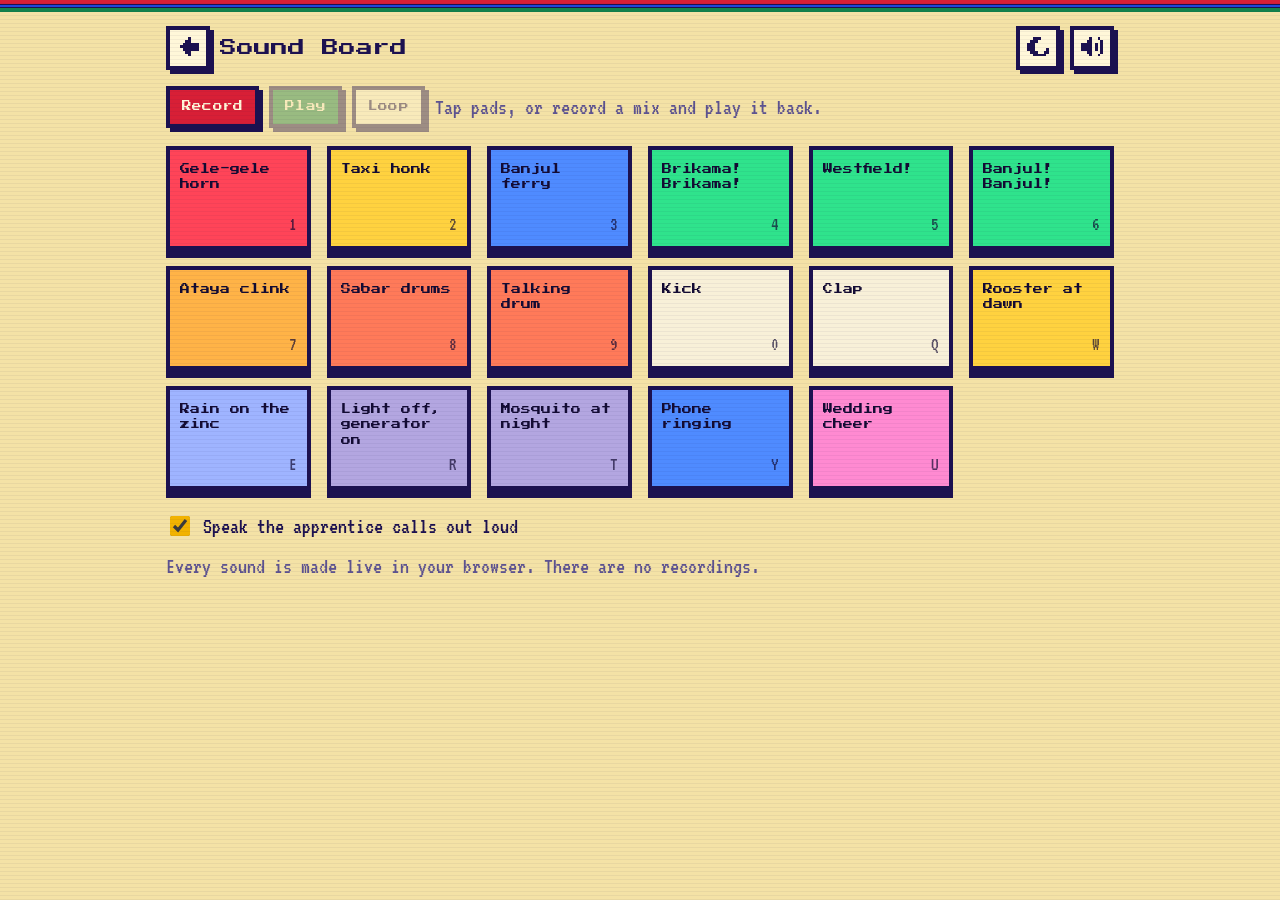
<file: soundboard/index.html>
<!DOCTYPE html>
<html lang="en">
<head>
  <meta charset="utf-8">
  <meta name="viewport" content="width=device-width, initial-scale=1">
  <title>Gambia Sound Board - PK Arcade</title>
  <meta name="description" content="Gele-gele horns, the ferry, sabar drums and apprentices calling Brikama! Tap to play, record your own mix.">
  <meta name="theme-color" content="#130b33">
  <link rel="manifest" href="../manifest.webmanifest">
  <link rel="icon" href="../assets/icons/icon.svg" type="image/svg+xml">
  <script src="../assets/theme.js?v=2"></script>
  <link rel="stylesheet" href="../assets/style.css?v=2">
  <style>
    .deck { display: flex; gap: 10px; flex-wrap: wrap; align-items: center; margin-bottom: 18px; }
    .deck .btn { font-size: .6rem; padding: 12px; }
    #recState { flex: 1; min-width: 12ch; }
    .rec-on { background: var(--red) !important; color: var(--on-accent) !important; }
    .pads { display: grid; grid-template-columns: repeat(auto-fill, minmax(140px, 1fr)); gap: 16px; }
    .pad {
      position: relative; min-height: 104px; padding: 12px 10px; cursor: pointer; text-align: left;
      font: .62rem/1.6 var(--display); color: #130b33; border: var(--px) solid var(--line);
      box-shadow: 0 calc(var(--px) * 2) 0 var(--shadow); display: flex; flex-direction: column; justify-content: space-between;
    }
    .pad kbd { font: 1.2rem var(--body); opacity: .7; align-self: flex-end; }
    .pad:active, .pad.hit { transform: translateY(calc(var(--px) * 2)); box-shadow: none; filter: brightness(1.25); }
    .bubble {
      position: fixed; left: 50%; top: 24%; transform: translateX(-50%); z-index: 600; display: none;
      background: var(--ink); color: var(--bg); font: clamp(.8rem, 4vw, 1.2rem)/1.5 var(--display);
      padding: 14px 18px; border: var(--px) solid var(--bg); max-width: 90vw; text-align: center;
    }
    .bubble.show { display: block; }
    .opts { display: flex; gap: 10px; align-items: center; margin: 22px 0 0; }
  </style>
</head>
<body data-title="Sound Board">
  <main>
    <div class="deck">
      <button class="btn red" id="rec">Record</button>
      <button class="btn green" id="play" disabled>Play</button>
      <button class="btn ghost" id="loop" disabled>Loop</button>
      <span class="muted" id="recState">Tap pads, or record a mix and play it back.</span>
    </div>
    <div class="pads" id="pads"></div>
    <label class="opts"><input type="checkbox" id="voice" checked> Speak the apprentice calls out loud</label>
    <p class="muted" style="margin-top:12px">Every sound is made live in your browser. There are no recordings.</p>
  </main>
  <div class="bubble" id="bubble"></div>

  <script src="../assets/common.js?v=2"></script>
  <script>
  let master = null;
  function ac() {
    const a = sfx.context();
    if (!master) { master = a.createDynamicsCompressor(); master.connect(a.destination); }
    return a;
  }

  // ---- building blocks -------------------------------------------------------
  function osc(type, freq, t0, dur, gain = 0.3, opts = {}) {
    const a = ac(), o = a.createOscillator(), g = a.createGain();
    o.type = type;
    o.frequency.setValueAtTime(freq, t0);
    if (opts.to) o.frequency.exponentialRampToValueAtTime(opts.to, t0 + (opts.glide || dur));
    const atk = opts.attack ?? 0.01, rel = opts.release ?? 0.05;
    g.gain.setValueAtTime(0, t0);
    g.gain.linearRampToValueAtTime(gain, t0 + atk);
    g.gain.setValueAtTime(gain, t0 + Math.max(atk, dur - rel));
    g.gain.linearRampToValueAtTime(0.0001, t0 + dur);
    let node = o;
    if (opts.vibrato) {
      const l = a.createOscillator(), lg = a.createGain();
      l.frequency.value = opts.vibrato[0]; lg.gain.value = opts.vibrato[1];
      l.connect(lg).connect(o.frequency); l.start(t0); l.stop(t0 + dur);
    }
    if (opts.filter) {
      const f = a.createBiquadFilter();
      f.type = opts.filter[0]; f.frequency.value = opts.filter[1]; f.Q.value = opts.filter[2] || 1;
      o.connect(f); node = f;
    }
    node.connect(g).connect(master);
    o.start(t0); o.stop(t0 + dur + 0.05);
  }

  let noiseBuf = null;
  function noise(t0, dur, gain, filterType, freq, q = 1, decay = true) {
    const a = ac();
    if (!noiseBuf) {
      noiseBuf = a.createBuffer(1, a.sampleRate * 2, a.sampleRate);
      const d = noiseBuf.getChannelData(0);
      for (let i = 0; i < d.length; i++) d[i] = Math.random() * 2 - 1;
    }
    const s = a.createBufferSource(), f = a.createBiquadFilter(), g = a.createGain();
    s.buffer = noiseBuf; s.loop = true;
    f.type = filterType; f.frequency.value = freq; f.Q.value = q;
    g.gain.setValueAtTime(gain, t0);
    if (decay) g.gain.exponentialRampToValueAtTime(0.0001, t0 + dur);
    else g.gain.setValueAtTime(0.0001, t0 + dur);
    s.connect(f).connect(g).connect(master);
    s.start(t0, Math.random()); s.stop(t0 + dur + 0.05);
  }

  function drum(t0, f0 = 160, f1 = 60, dur = 0.35, gain = 0.8) {
    osc("sine", f0, t0, dur, gain, { to: f1, glide: dur * 0.6, attack: 0.002, release: dur * 0.8 });
    noise(t0, 0.05, gain * 0.4, "bandpass", 2500, 0.8);
  }
  function horn(t0, f, dur, gain = 0.2) {      // car horns are two detuned buzzy tones
    osc("sawtooth", f, t0, dur, gain, { filter: ["lowpass", 2200, 1] });
    osc("square", f * 1.26, t0, dur, gain * 0.6, { filter: ["lowpass", 1800, 1] });
  }
  function say(text, rate = 1.15, pitch = 1) {
    bubble(text);
    if (!document.getElementById("voice").checked || !("speechSynthesis" in window)) return;
    speechSynthesis.cancel();
    const u = new SpeechSynthesisUtterance(text);
    u.rate = rate; u.pitch = pitch;
    speechSynthesis.speak(u);
  }
  function bubble(text) {
    const b = document.getElementById("bubble");
    b.textContent = text; b.classList.add("show");
    clearTimeout(b._t);
    b._t = setTimeout(() => b.classList.remove("show"), 1600);
  }

  // ---- the sounds ------------------------------------------------------------
  const SOUNDS = [
    { name: "Gele-gele horn", c: "#ff4458", play(t) { horn(t, 420, .16); horn(t + .2, 420, .16); horn(t + .4, 420, .5); } },
    { name: "Taxi honk", c: "#ffd23f", play(t) { horn(t, 360, .12, .25); horn(t + .16, 360, .3, .25); } },
    { name: "Banjul ferry", c: "#4f8bff", play(t) {
        osc("sawtooth", 98, t, 2.6, .35, { attack: .2, release: .5, filter: ["lowpass", 700, 2], vibrato: [5, 1.5] });
        osc("sawtooth", 147, t, 2.6, .18, { attack: .25, release: .5, filter: ["lowpass", 900, 2] }); } },
    { name: "Brikama! Brikama!", c: "#2fe38c", play() { say("Brikama! Brikama! Brikama!", 1.25); } },
    { name: "Westfield!", c: "#2fe38c", play() { say("Westfield! Westfield! Two seats left!", 1.3); } },
    { name: "Banjul! Banjul!", c: "#2fe38c", play() { say("Banjul! Banjul! Banjul!", 1.25); } },
    { name: "Ataya clink", c: "#ffb347", play(t) {
        [2600, 3300].forEach((f, i) => osc("sine", f, t + i * .12, 1.2, .18, { attack: .002, release: 1.1 }));
        osc("sine", 5200, t, .4, .05, { attack: .001, release: .35 }); } },
    { name: "Sabar drums", c: "#ff7a59", play(t) {
        const pat = [0, .15, .3, .38, .45, .6, .75, .83, .9, 1.05, 1.2, 1.28, 1.35, 1.5];
        pat.forEach((d, i) => i % 3 === 0 ? drum(t + d, 180, 70, .3, .9) : (noise(t + d, .08, .5, "bandpass", 900 + (i % 2) * 600, 2), drum(t + d, 330, 200, .1, .35))); } },
    { name: "Talking drum", c: "#ff7a59", play(t) {
        [[0, 220, 120], [.25, 180, 260], [.5, 200, 110], [.7, 150, 240], [.95, 260, 120]].forEach(([d, a, b]) => drum(t + d, a, b, .3, .8)); } },
    { name: "Kick", c: "#f8f0d8", play(t) { drum(t, 150, 45, .3, 1); } },
    { name: "Clap", c: "#f8f0d8", play(t) { [0, .012, .026].forEach(d => noise(t + d, .09, .5, "bandpass", 1500, 1.5)); } },
    { name: "Rooster at dawn", c: "#ffd23f", play(t) {
        [[0, .18, 600, 900], [.2, .14, 850, 1100], [.36, .5, 1150, 1250], [.88, .4, 1200, 700]]
          .forEach(([d, dur, a, b]) => osc("sawtooth", a, t + d, dur, .15, { to: b, filter: ["bandpass", 1400, 3], vibrato: [28, 25] })); } },
    { name: "Rain on the zinc", c: "#9fb4ff", play(t) {
        noise(t, 3, .12, "highpass", 3000, .5, false);
        for (let i = 0; i < 70; i++) osc("triangle", 2000 + Math.random() * 3000, t + Math.random() * 3, .05, .06 + Math.random() * .08, { attack: .001, release: .04 }); } },
    { name: "Light off, generator on", c: "#b3a6e0", play(t) {
        bubble("NAWEC took the light");
        for (let i = 0; i < 4; i++) noise(t + i * .18, .12, .4, "lowpass", 400, 2);
        osc("sawtooth", 40, t + .8, 2.4, .35, { to: 55, glide: .8, attack: .3, filter: ["lowpass", 300, 4], vibrato: [22, 4] });
        noise(t + .8, 2.4, .15, "lowpass", 600, 1, false); } },
    { name: "Mosquito at night", c: "#b3a6e0", play(t) {
        osc("sawtooth", 620, t, 2.5, .07, { attack: .6, release: .6, vibrato: [9, 40], filter: ["bandpass", 1200, 4] });
        setTimeout(() => bubble("Slap!"), 2400);
        noise(t + 2.45, .12, .9, "lowpass", 1200, 1); } },
    { name: "Phone ringing", c: "#4f8bff", play(t) {
        for (let r = 0; r < 2; r++) for (let i = 0; i < 8; i++) osc("square", i % 2 ? 1320 : 1760, t + r + i * .06, .06, .08, { attack: .002, release: .01 }); } },
    { name: "Wedding cheer", c: "#ff8ad1", play(t) {
        for (let i = 0; i < 8; i++) osc("sine", 1400 + Math.random() * 400, t + i * .09, .1, .12, { vibrato: [30, 140] });
        say("Waaw! Congratulations!", 1.1, 1.3); } },
  ];

  const KEYS = "1234567890qwertyu";
  const pads = document.getElementById("pads");
  SOUNDS.forEach((s, i) => {
    const b = document.createElement("button");
    b.className = "pad"; b.style.background = s.c;
    b.innerHTML = `<span>${s.name}</span><kbd>${KEYS[i].toUpperCase()}</kbd>`;
    b.onpointerdown = () => trigger(i);
    pads.appendChild(b);
  });

  // ---- recorder: remembers which pad was hit and when ---------------------------
  let recording = false, recStart = 0, take = [], timers = [], looping = false;
  const $ = id => document.getElementById(id);

  function trigger(i, fromPlayback = false) {
    if (sfx.muted) return toast("Sound is off. Tap the speaker button at the top.");
    const a = ac();
    SOUNDS[i].play(a.currentTime + 0.02);
    const b = pads.children[i];
    b.classList.add("hit");
    setTimeout(() => b.classList.remove("hit"), 140);
    if (recording && !fromPlayback) {
      take.push([i, performance.now() - recStart]);
      $("recState").textContent = `Recording: ${take.length} hit${take.length === 1 ? "" : "s"}`;
    }
  }
  addEventListener("keydown", e => {
    if (e.repeat || e.ctrlKey || e.metaKey) return;
    const i = KEYS.indexOf(e.key.toLowerCase());
    if (i >= 0 && i < SOUNDS.length) trigger(i);
  });

  $("rec").onclick = () => {
    stopPlayback();
    recording = !recording;
    $("rec").textContent = recording ? "Stop" : "Record";
    $("rec").classList.toggle("rec-on", recording);
    if (recording) { take = []; recStart = performance.now(); $("recState").textContent = "Recording: tap some pads"; }
    else {
      const has = take.length > 0;
      $("play").disabled = $("loop").disabled = !has;
      $("recState").textContent = has ? `Saved a mix of ${take.length} hits.` : "Nothing recorded. Tap pads while recording.";
    }
  };
  function playTake() {
    if (!take.length) return;
    const first = take[0][1];                         // skip the silence before the first hit
    take.forEach(([i, at]) => timers.push(setTimeout(() => trigger(i, true), at - first)));
    const end = take[take.length - 1][1] - first + 900;
    timers.push(setTimeout(() => { timers = []; looping ? playTake() : ($("play").textContent = "Play"); }, end));
    $("play").textContent = "Stop";
  }
  function stopPlayback() { timers.forEach(clearTimeout); timers = []; $("play").textContent = "Play"; }
  $("play").onclick = () => timers.length ? stopPlayback() : playTake();
  $("loop").onclick = () => { looping = !looping; $("loop").classList.toggle("on", looping); $("loop").classList.toggle("ghost", !looping); };
  </script>
</body>
</html>
</file>
<file: assets/style.css>
/* PK Arcade - shared design system.
   Look: an arcade cabinet. Hard pixel edges, solid offset shadows, no blur, no rounded corners.
   Colours come from the Gambian flag, pushed to CRT brightness at night and to printed-flyer ink by day. */

@font-face {
  font-family: "Press Start 2P"; font-display: swap;
  src: url("fonts/press-start-2p.woff2") format("woff2");
}
@font-face {
  font-family: "VT323"; font-display: swap;
  src: url("fonts/vt323.woff2") format("woff2");
}

:root {
  --display: "Press Start 2P", "Courier New", monospace;
  --body: "VT323", "Courier New", monospace;
  --px: 4px;                       /* one "pixel" of the cabinet grid */
}

/* Night: the arcade with the lights off */
:root, :root[data-theme="night"] {
  color-scheme: dark;
  --bg: #130b33;
  --bg-2: #1c1150;
  --panel: #241663;
  --ink: #f8f0d8;
  --muted: #b3a6e0;
  --line: #f8f0d8;
  --shadow: #05021a;
  --red: #ff4458;
  --blue: #4f8bff;
  --green: #2fe38c;
  --yellow: #ffd23f;
  --on-accent: #130b33;
  --scan: rgba(0, 0, 0, .22);
}
/* Day: the same cabinet in the afternoon sun */
:root[data-theme="day"] {
  color-scheme: light;
  --bg: #f4e2a6;
  --bg-2: #ecd389;
  --panel: #fff7d9;
  --ink: #1c1150;
  --muted: #5d5390;
  --line: #1c1150;
  --shadow: #1c1150;
  --red: #d81f36;
  --blue: #2146d8;
  --green: #12824b;
  --yellow: #f2b300;
  --on-accent: #fff7d9;
  --scan: rgba(28, 17, 80, .05);
}

* { box-sizing: border-box; }
html { -webkit-text-size-adjust: 100%; }
body {
  margin: 0; min-height: 100vh;
  font: 1.4rem/1.25 var(--body);
  color: var(--ink);
  background: var(--bg);
  -webkit-tap-highlight-color: transparent;
}
/* CRT scanlines over everything; pointer-events off so it never blocks a tap */
body::after {
  content: ""; position: fixed; inset: 0; pointer-events: none; z-index: 900;
  background: repeating-linear-gradient(to bottom, transparent 0 3px, var(--scan) 3px 4px);
}

h1, h2, h3 { font-family: var(--display); font-weight: 400; line-height: 1.35; margin: 0; }
h2 { font-size: 1rem; }
h3 { font-size: .8rem; }
p { margin: 0 0 .7em; }
a { color: var(--blue); }
b, strong { font-weight: 400; color: var(--yellow); }
:root[data-theme="day"] b, :root[data-theme="day"] strong { color: var(--red); }
.muted { color: var(--muted); }
.center { text-align: center; }
.row { display: flex; gap: 10px; flex-wrap: wrap; align-items: center; }
.grow { flex: 1; }

:focus-visible { outline: var(--px) solid var(--yellow); outline-offset: 2px; }

/* ---- flag stripe: the cabinet's marquee trim ---- */
.flag {
  height: 12px;
  background: linear-gradient(to bottom,
    var(--red) 0 33%, var(--ink) 33% 38%, var(--blue) 38% 62%, var(--ink) 62% 67%, var(--green) 67% 100%);
}

/* ---- top bar (built by common.js) ---- */
.topbar {
  display: flex; align-items: center; gap: 10px;
  max-width: 980px; margin: 0 auto; padding: 14px 16px 12px;
}
.topbar h1 { font-size: clamp(.72rem, 3.2vw, 1.05rem); flex: 1; min-width: 0; }
.iconbtn {
  flex: none; width: 44px; height: 44px; display: grid; place-items: center; cursor: pointer;
  background: var(--panel); color: var(--ink); border: var(--px) solid var(--line);
  box-shadow: var(--px) var(--px) 0 var(--shadow); text-decoration: none; padding: 0;
}
.iconbtn:active { transform: translate(var(--px), var(--px)); box-shadow: none; }
.iconbtn svg { width: 22px; height: 22px; display: block; }

main { max-width: 980px; margin: 0 auto; padding: 4px 16px 56px; }

/* ---- panels and buttons ---- */
.panel {
  background: var(--panel); border: var(--px) solid var(--line);
  box-shadow: calc(var(--px) * 2) calc(var(--px) * 2) 0 var(--shadow); padding: 18px;
}
.btn {
  font: 400 .72rem/1 var(--display); letter-spacing: .02em;
  padding: 14px 16px; cursor: pointer; text-decoration: none; display: inline-block;
  color: var(--on-accent); background: var(--yellow);
  border: var(--px) solid var(--line);
  box-shadow: var(--px) var(--px) 0 var(--shadow);
}
.btn:active { transform: translate(var(--px), var(--px)); box-shadow: none; }
.btn.red { background: var(--red); }
.btn.green { background: var(--green); }
.btn.blue { background: var(--blue); }
.btn.ghost { background: var(--panel); color: var(--ink); }
.btn:disabled { opacity: .4; cursor: default; }
.btn.on { background: var(--ink); color: var(--bg); }

input[type="text"], input[type="search"], input:not([type]) {
  font: 1.5rem var(--body); color: var(--ink); background: var(--panel);
  border: var(--px) solid var(--line); padding: 8px 12px; outline: none; min-width: 0;
}
input[type="checkbox"] { width: 20px; height: 20px; accent-color: var(--yellow); }
input[type="range"] { width: 100%; accent-color: var(--yellow); }

/* stat chips used in game HUDs */
.chip {
  background: var(--panel); border: var(--px) solid var(--line); padding: 6px 10px;
  font-size: 1.25rem; line-height: 1.1;
}
.chip small { display: block; font: .5rem var(--display); color: var(--muted); margin-bottom: 4px; }
.chip.warn { background: var(--red); color: var(--on-accent); }
.meter { height: 10px; background: var(--bg); border: 2px solid var(--line); margin-top: 5px; }
.meter i { display: block; height: 100%; width: 0; background: var(--green); }

/* dialogs */
dialog {
  color: var(--ink); background: var(--panel); border: var(--px) solid var(--line);
  box-shadow: calc(var(--px) * 2) calc(var(--px) * 2) 0 var(--shadow);
  max-width: 420px; width: calc(100% - 32px); padding: 22px;
}
dialog::backdrop { background: rgba(5, 2, 26, .72); }
dialog h2 { margin-bottom: 12px; }

.overlay {
  position: fixed; inset: 0; z-index: 500; display: none; place-items: center; padding: 16px;
  background: rgba(5, 2, 26, .72);
}
.overlay.show { display: grid; }
.overlay .panel { max-width: 440px; width: 100%; text-align: center; }
.overlay h2 { margin-bottom: 12px; }

.toast {
  position: fixed; left: 50%; top: 84px; transform: translateX(-50%); z-index: 950;
  background: var(--ink); color: var(--bg); padding: 8px 16px; font-size: 1.4rem;
  border: var(--px) solid var(--bg); opacity: 0; pointer-events: none; max-width: 92vw; text-align: center;
}
.toast.show { opacity: 1; }

.blink { animation: blink 1.1s steps(2, jump-none) infinite; }
@keyframes blink { 50% { opacity: 0; } }

footer.site { text-align: center; color: var(--muted); font-size: 1.15rem; padding: 10px 16px 40px; }
footer.site a { color: inherit; }

canvas.fx { position: fixed; inset: 0; width: 100%; height: 100%; pointer-events: none; z-index: 940; }

/* page-to-page transition: a quick stepped dissolve, like a screen switching */
@view-transition { navigation: auto; }
::view-transition-old(root) { animation: 160ms steps(4) both vt-out; }
::view-transition-new(root) { animation: 200ms steps(5) both vt-in; }
@keyframes vt-out { to { opacity: 0; } }
@keyframes vt-in { from { opacity: 0; } }

@media (prefers-reduced-motion: reduce) {
  *, ::view-transition-old(root), ::view-transition-new(root) { animation: none !important; transition: none !important; }
}
</file>
<file: assets/leaflet/leaflet.css>
/* required styles */

.leaflet-pane,
.leaflet-tile,
.leaflet-marker-icon,
.leaflet-marker-shadow,
.leaflet-tile-container,
.leaflet-pane > svg,
.leaflet-pane > canvas,
.leaflet-zoom-box,
.leaflet-image-layer,
.leaflet-layer {
	position: absolute;
	left: 0;
	top: 0;
	}
.leaflet-container {
	overflow: hidden;
	}
.leaflet-tile,
.leaflet-marker-icon,
.leaflet-marker-shadow {
	-webkit-user-select: none;
	   -moz-user-select: none;
	        user-select: none;
	  -webkit-user-drag: none;
	}
/* Prevents IE11 from highlighting tiles in blue */
.leaflet-tile::selection {
	background: transparent;
}
/* Safari renders non-retina tile on retina better with this, but Chrome is worse */
.leaflet-safari .leaflet-tile {
	image-rendering: -webkit-optimize-contrast;
	}
/* hack that prevents hw layers "stretching" when loading new tiles */
.leaflet-safari .leaflet-tile-container {
	width: 1600px;
	height: 1600px;
	-webkit-transform-origin: 0 0;
	}
.leaflet-marker-icon,
.leaflet-marker-shadow {
	display: block;
	}
/* .leaflet-container svg: reset svg max-width decleration shipped in Joomla! (joomla.org) 3.x */
/* .leaflet-container img: map is broken in FF if you have max-width: 100% on tiles */
.leaflet-container .leaflet-overlay-pane svg {
	max-width: none !important;
	max-height: none !important;
	}
.leaflet-container .leaflet-marker-pane img,
.leaflet-container .leaflet-shadow-pane img,
.leaflet-container .leaflet-tile-pane img,
.leaflet-container img.leaflet-image-layer,
.leaflet-container .leaflet-tile {
	max-width: none !important;
	max-height: none !important;
	width: auto;
	padding: 0;
	}

.leaflet-container img.leaflet-tile {
	/* See: https://bugs.chromium.org/p/chromium/issues/detail?id=600120 */
	mix-blend-mode: plus-lighter;
}

.leaflet-container.leaflet-touch-zoom {
	-ms-touch-action: pan-x pan-y;
	touch-action: pan-x pan-y;
	}
.leaflet-container.leaflet-touch-drag {
	-ms-touch-action: pinch-zoom;
	/* Fallback for FF which doesn't support pinch-zoom */
	touch-action: none;
	touch-action: pinch-zoom;
}
.leaflet-container.leaflet-touch-drag.leaflet-touch-zoom {
	-ms-touch-action: none;
	touch-action: none;
}
.leaflet-container {
	-webkit-tap-highlight-color: transparent;
}
.leaflet-container a {
	-webkit-tap-highlight-color: rgba(51, 181, 229, 0.4);
}
.leaflet-tile {
	filter: inherit;
	visibility: hidden;
	}
.leaflet-tile-loaded {
	visibility: inherit;
	}
.leaflet-zoom-box {
	width: 0;
	height: 0;
	-moz-box-sizing: border-box;
	     box-sizing: border-box;
	z-index: 800;
	}
/* workaround for https://bugzilla.mozilla.org/show_bug.cgi?id=888319 */
.leaflet-overlay-pane svg {
	-moz-user-select: none;
	}

.leaflet-pane         { z-index: 400; }

.leaflet-tile-pane    { z-index: 200; }
.leaflet-overlay-pane { z-index: 400; }
.leaflet-shadow-pane  { z-index: 500; }
.leaflet-marker-pane  { z-index: 600; }
.leaflet-tooltip-pane   { z-index: 650; }
.leaflet-popup-pane   { z-index: 700; }

.leaflet-map-pane canvas { z-index: 100; }
.leaflet-map-pane svg    { z-index: 200; }

.leaflet-vml-shape {
	width: 1px;
	height: 1px;
	}
.lvml {
	behavior: url(#default#VML);
	display: inline-block;
	position: absolute;
	}


/* control positioning */

.leaflet-control {
	position: relative;
	z-index: 800;
	pointer-events: visiblePainted; /* IE 9-10 doesn't have auto */
	pointer-events: auto;
	}
.leaflet-top,
.leaflet-bottom {
	position: absolute;
	z-index: 1000;
	pointer-events: none;
	}
.leaflet-top {
	top: 0;
	}
.leaflet-right {
	right: 0;
	}
.leaflet-bottom {
	bottom: 0;
	}
.leaflet-left {
	left: 0;
	}
.leaflet-control {
	float: left;
	clear: both;
	}
.leaflet-right .leaflet-control {
	float: right;
	}
.leaflet-top .leaflet-control {
	margin-top: 10px;
	}
.leaflet-bottom .leaflet-control {
	margin-bottom: 10px;
	}
.leaflet-left .leaflet-control {
	margin-left: 10px;
	}
.leaflet-right .leaflet-control {
	margin-right: 10px;
	}


/* zoom and fade animations */

.leaflet-fade-anim .leaflet-popup {
	opacity: 0;
	-webkit-transition: opacity 0.2s linear;
	   -moz-transition: opacity 0.2s linear;
	        transition: opacity 0.2s linear;
	}
.leaflet-fade-anim .leaflet-map-pane .leaflet-popup {
	opacity: 1;
	}
.leaflet-zoom-animated {
	-webkit-transform-origin: 0 0;
	    -ms-transform-origin: 0 0;
	        transform-origin: 0 0;
	}
svg.leaflet-zoom-animated {
	will-change: transform;
}

.leaflet-zoom-anim .leaflet-zoom-animated {
	-webkit-transition: -webkit-transform 0.25s cubic-bezier(0,0,0.25,1);
	   -moz-transition:    -moz-transform 0.25s cubic-bezier(0,0,0.25,1);
	        transition:         transform 0.25s cubic-bezier(0,0,0.25,1);
	}
.leaflet-zoom-anim .leaflet-tile,
.leaflet-pan-anim .leaflet-tile {
	-webkit-transition: none;
	   -moz-transition: none;
	        transition: none;
	}

.leaflet-zoom-anim .leaflet-zoom-hide {
	visibility: hidden;
	}


/* cursors */

.leaflet-interactive {
	cursor: pointer;
	}
.leaflet-grab {
	cursor: -webkit-grab;
	cursor:    -moz-grab;
	cursor:         grab;
	}
.leaflet-crosshair,
.leaflet-crosshair .leaflet-interactive {
	cursor: crosshair;
	}
.leaflet-popup-pane,
.leaflet-control {
	cursor: auto;
	}
.leaflet-dragging .leaflet-grab,
.leaflet-dragging .leaflet-grab .leaflet-interactive,
.leaflet-dragging .leaflet-marker-draggable {
	cursor: move;
	cursor: -webkit-grabbing;
	cursor:    -moz-grabbing;
	cursor:         grabbing;
	}

/* marker & overlays interactivity */
.leaflet-marker-icon,
.leaflet-marker-shadow,
.leaflet-image-layer,
.leaflet-pane > svg path,
.leaflet-tile-container {
	pointer-events: none;
	}

.leaflet-marker-icon.leaflet-interactive,
.leaflet-image-layer.leaflet-interactive,
.leaflet-pane > svg path.leaflet-interactive,
svg.leaflet-image-layer.leaflet-interactive path {
	pointer-events: visiblePainted; /* IE 9-10 doesn't have auto */
	pointer-events: auto;
	}

/* visual tweaks */

.leaflet-container {
	background: #ddd;
	outline-offset: 1px;
	}
.leaflet-container a {
	color: #0078A8;
	}
.leaflet-zoom-box {
	border: 2px dotted #38f;
	background: rgba(255,255,255,0.5);
	}


/* general typography */
.leaflet-container {
	font-family: "Helvetica Neue", Arial, Helvetica, sans-serif;
	font-size: 12px;
	font-size: 0.75rem;
	line-height: 1.5;
	}


/* general toolbar styles */

.leaflet-bar {
	box-shadow: 0 1px 5px rgba(0,0,0,0.65);
	border-radius: 4px;
	}
.leaflet-bar a {
	background-color: #fff;
	border-bottom: 1px solid #ccc;
	width: 26px;
	height: 26px;
	line-height: 26px;
	display: block;
	text-align: center;
	text-decoration: none;
	color: black;
	}
.leaflet-bar a,
.leaflet-control-layers-toggle {
	background-position: 50% 50%;
	background-repeat: no-repeat;
	display: block;
	}
.leaflet-bar a:hover,
.leaflet-bar a:focus {
	background-color: #f4f4f4;
	}
.leaflet-bar a:first-child {
	border-top-left-radius: 4px;
	border-top-right-radius: 4px;
	}
.leaflet-bar a:last-child {
	border-bottom-left-radius: 4px;
	border-bottom-right-radius: 4px;
	border-bottom: none;
	}
.leaflet-bar a.leaflet-disabled {
	cursor: default;
	background-color: #f4f4f4;
	color: #bbb;
	}

.leaflet-touch .leaflet-bar a {
	width: 30px;
	height: 30px;
	line-height: 30px;
	}
.leaflet-touch .leaflet-bar a:first-child {
	border-top-left-radius: 2px;
	border-top-right-radius: 2px;
	}
.leaflet-touch .leaflet-bar a:last-child {
	border-bottom-left-radius: 2px;
	border-bottom-right-radius: 2px;
	}

/* zoom control */

.leaflet-control-zoom-in,
.leaflet-control-zoom-out {
	font: bold 18px 'Lucida Console', Monaco, monospace;
	text-indent: 1px;
	}

.leaflet-touch .leaflet-control-zoom-in, .leaflet-touch .leaflet-control-zoom-out  {
	font-size: 22px;
	}


/* layers control */

.leaflet-control-layers {
	box-shadow: 0 1px 5px rgba(0,0,0,0.4);
	background: #fff;
	border-radius: 5px;
	}
.leaflet-control-layers-toggle {
	background-image: url(images/layers.png);
	width: 36px;
	height: 36px;
	}
.leaflet-retina .leaflet-control-layers-toggle {
	background-image: url(images/layers-2x.png);
	background-size: 26px 26px;
	}
.leaflet-touch .leaflet-control-layers-toggle {
	width: 44px;
	height: 44px;
	}
.leaflet-control-layers .leaflet-control-layers-list,
.leaflet-control-layers-expanded .leaflet-control-layers-toggle {
	display: none;
	}
.leaflet-control-layers-expanded .leaflet-control-layers-list {
	display: block;
	position: relative;
	}
.leaflet-control-layers-expanded {
	padding: 6px 10px 6px 6px;
	color: #333;
	background: #fff;
	}
.leaflet-control-layers-scrollbar {
	overflow-y: scroll;
	overflow-x: hidden;
	padding-right: 5px;
	}
.leaflet-control-layers-selector {
	margin-top: 2px;
	position: relative;
	top: 1px;
	}
.leaflet-control-layers label {
	display: block;
	font-size: 13px;
	font-size: 1.08333em;
	}
.leaflet-control-layers-separator {
	height: 0;
	border-top: 1px solid #ddd;
	margin: 5px -10px 5px -6px;
	}

/* Default icon URLs */
.leaflet-default-icon-path { /* used only in path-guessing heuristic, see L.Icon.Default */
	background-image: url(images/marker-icon.png);
	}


/* attribution and scale controls */

.leaflet-container .leaflet-control-attribution {
	background: #fff;
	background: rgba(255, 255, 255, 0.8);
	margin: 0;
	}
.leaflet-control-attribution,
.leaflet-control-scale-line {
	padding: 0 5px;
	color: #333;
	line-height: 1.4;
	}
.leaflet-control-attribution a {
	text-decoration: none;
	}
.leaflet-control-attribution a:hover,
.leaflet-control-attribution a:focus {
	text-decoration: underline;
	}
.leaflet-attribution-flag {
	display: inline !important;
	vertical-align: baseline !important;
	width: 1em;
	height: 0.6669em;
	}
.leaflet-left .leaflet-control-scale {
	margin-left: 5px;
	}
.leaflet-bottom .leaflet-control-scale {
	margin-bottom: 5px;
	}
.leaflet-control-scale-line {
	border: 2px solid #777;
	border-top: none;
	line-height: 1.1;
	padding: 2px 5px 1px;
	white-space: nowrap;
	-moz-box-sizing: border-box;
	     box-sizing: border-box;
	background: rgba(255, 255, 255, 0.8);
	text-shadow: 1px 1px #fff;
	}
.leaflet-control-scale-line:not(:first-child) {
	border-top: 2px solid #777;
	border-bottom: none;
	margin-top: -2px;
	}
.leaflet-control-scale-line:not(:first-child):not(:last-child) {
	border-bottom: 2px solid #777;
	}

.leaflet-touch .leaflet-control-attribution,
.leaflet-touch .leaflet-control-layers,
.leaflet-touch .leaflet-bar {
	box-shadow: none;
	}
.leaflet-touch .leaflet-control-layers,
.leaflet-touch .leaflet-bar {
	border: 2px solid rgba(0,0,0,0.2);
	background-clip: padding-box;
	}


/* popup */

.leaflet-popup {
	position: absolute;
	text-align: center;
	margin-bottom: 20px;
	}
.leaflet-popup-content-wrapper {
	padding: 1px;
	text-align: left;
	border-radius: 12px;
	}
.leaflet-popup-content {
	margin: 13px 24px 13px 20px;
	line-height: 1.3;
	font-size: 13px;
	font-size: 1.08333em;
	min-height: 1px;
	}
.leaflet-popup-content p {
	margin: 17px 0;
	margin: 1.3em 0;
	}
.leaflet-popup-tip-container {
	width: 40px;
	height: 20px;
	position: absolute;
	left: 50%;
	margin-top: -1px;
	margin-left: -20px;
	overflow: hidden;
	pointer-events: none;
	}
.leaflet-popup-tip {
	width: 17px;
	height: 17px;
	padding: 1px;

	margin: -10px auto 0;
	pointer-events: auto;

	-webkit-transform: rotate(45deg);
	   -moz-transform: rotate(45deg);
	    -ms-transform: rotate(45deg);
	        transform: rotate(45deg);
	}
.leaflet-popup-content-wrapper,
.leaflet-popup-tip {
	background: white;
	color: #333;
	box-shadow: 0 3px 14px rgba(0,0,0,0.4);
	}
.leaflet-container a.leaflet-popup-close-button {
	position: absolute;
	top: 0;
	right: 0;
	border: none;
	text-align: center;
	width: 24px;
	height: 24px;
	font: 16px/24px Tahoma, Verdana, sans-serif;
	color: #757575;
	text-decoration: none;
	background: transparent;
	}
.leaflet-container a.leaflet-popup-close-button:hover,
.leaflet-container a.leaflet-popup-close-button:focus {
	color: #585858;
	}
.leaflet-popup-scrolled {
	overflow: auto;
	}

.leaflet-oldie .leaflet-popup-content-wrapper {
	-ms-zoom: 1;
	}
.leaflet-oldie .leaflet-popup-tip {
	width: 24px;
	margin: 0 auto;

	-ms-filter: "progid:DXImageTransform.Microsoft.Matrix(M11=0.70710678, M12=0.70710678, M21=-0.70710678, M22=0.70710678)";
	filter: progid:DXImageTransform.Microsoft.Matrix(M11=0.70710678, M12=0.70710678, M21=-0.70710678, M22=0.70710678);
	}

.leaflet-oldie .leaflet-control-zoom,
.leaflet-oldie .leaflet-control-layers,
.leaflet-oldie .leaflet-popup-content-wrapper,
.leaflet-oldie .leaflet-popup-tip {
	border: 1px solid #999;
	}


/* div icon */

.leaflet-div-icon {
	background: #fff;
	border: 1px solid #666;
	}


/* Tooltip */
/* Base styles for the element that has a tooltip */
.leaflet-tooltip {
	position: absolute;
	padding: 6px;
	background-color: #fff;
	border: 1px solid #fff;
	border-radius: 3px;
	color: #222;
	white-space: nowrap;
	-webkit-user-select: none;
	-moz-user-select: none;
	-ms-user-select: none;
	user-select: none;
	pointer-events: none;
	box-shadow: 0 1px 3px rgba(0,0,0,0.4);
	}
.leaflet-tooltip.leaflet-interactive {
	cursor: pointer;
	pointer-events: auto;
	}
.leaflet-tooltip-top:before,
.leaflet-tooltip-bottom:before,
.leaflet-tooltip-left:before,
.leaflet-tooltip-right:before {
	position: absolute;
	pointer-events: none;
	border: 6px solid transparent;
	background: transparent;
	content: "";
	}

/* Directions */

.leaflet-tooltip-bottom {
	margin-top: 6px;
}
.leaflet-tooltip-top {
	margin-top: -6px;
}
.leaflet-tooltip-bottom:before,
.leaflet-tooltip-top:before {
	left: 50%;
	margin-left: -6px;
	}
.leaflet-tooltip-top:before {
	bottom: 0;
	margin-bottom: -12px;
	border-top-color: #fff;
	}
.leaflet-tooltip-bottom:before {
	top: 0;
	margin-top: -12px;
	margin-left: -6px;
	border-bottom-color: #fff;
	}
.leaflet-tooltip-left {
	margin-left: -6px;
}
.leaflet-tooltip-right {
	margin-left: 6px;
}
.leaflet-tooltip-left:before,
.leaflet-tooltip-right:before {
	top: 50%;
	margin-top: -6px;
	}
.leaflet-tooltip-left:before {
	right: 0;
	margin-right: -12px;
	border-left-color: #fff;
	}
.leaflet-tooltip-right:before {
	left: 0;
	margin-left: -12px;
	border-right-color: #fff;
	}

/* Printing */

@media print {
	/* Prevent printers from removing background-images of controls. */
	.leaflet-control {
		-webkit-print-color-adjust: exact;
		print-color-adjust: exact;
		}
	}
</file>
